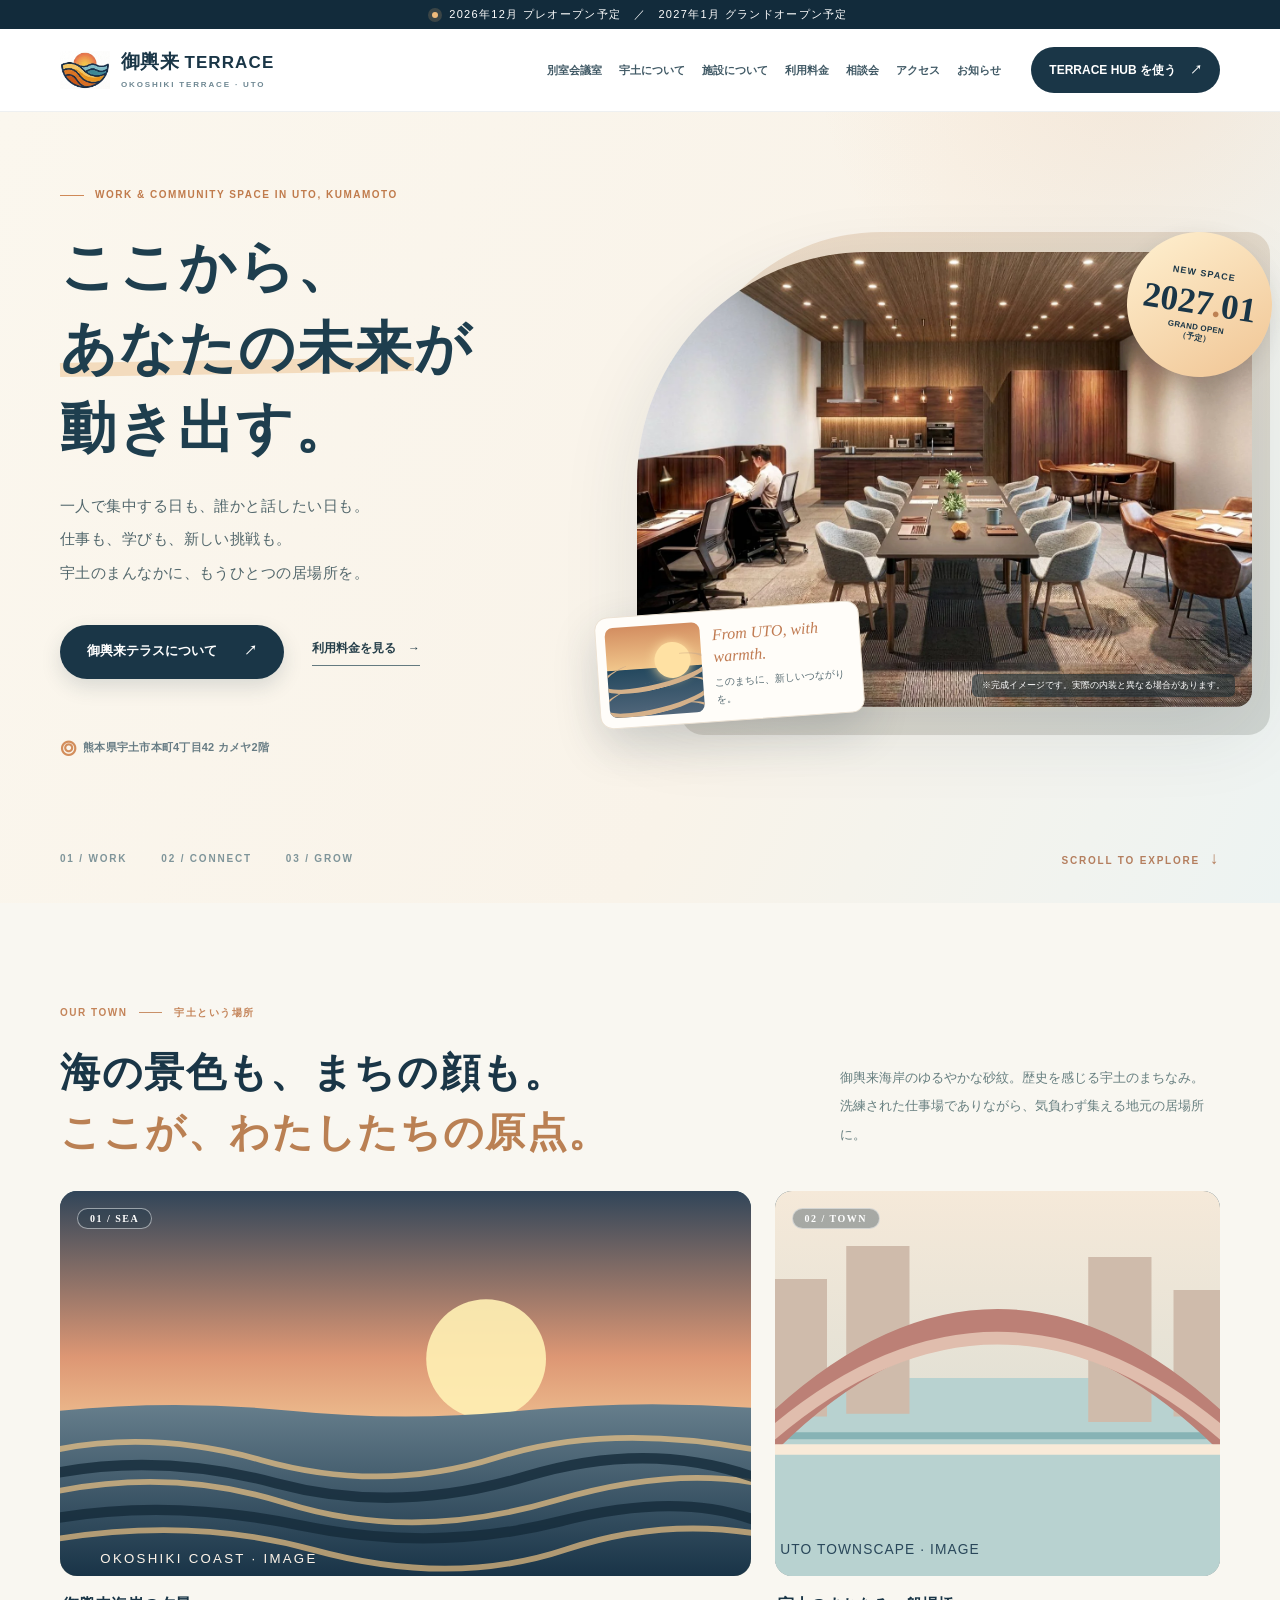
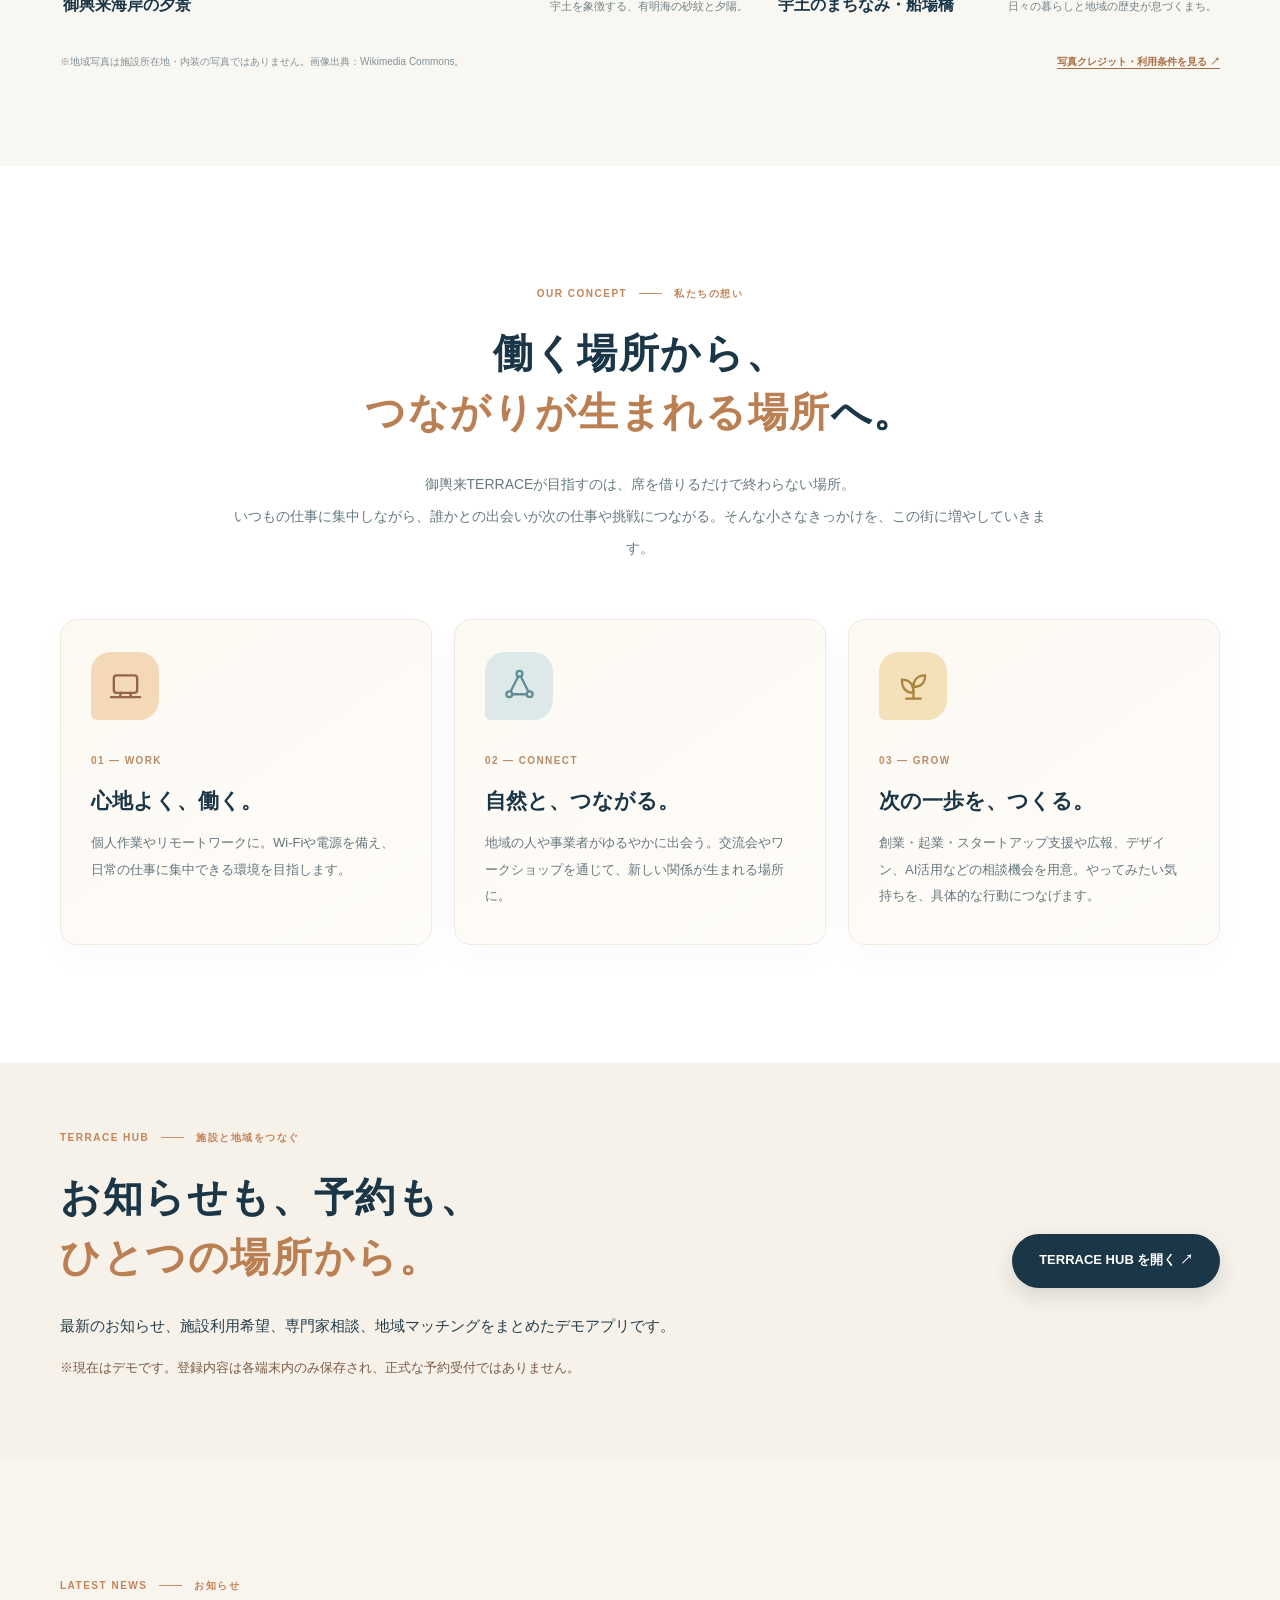
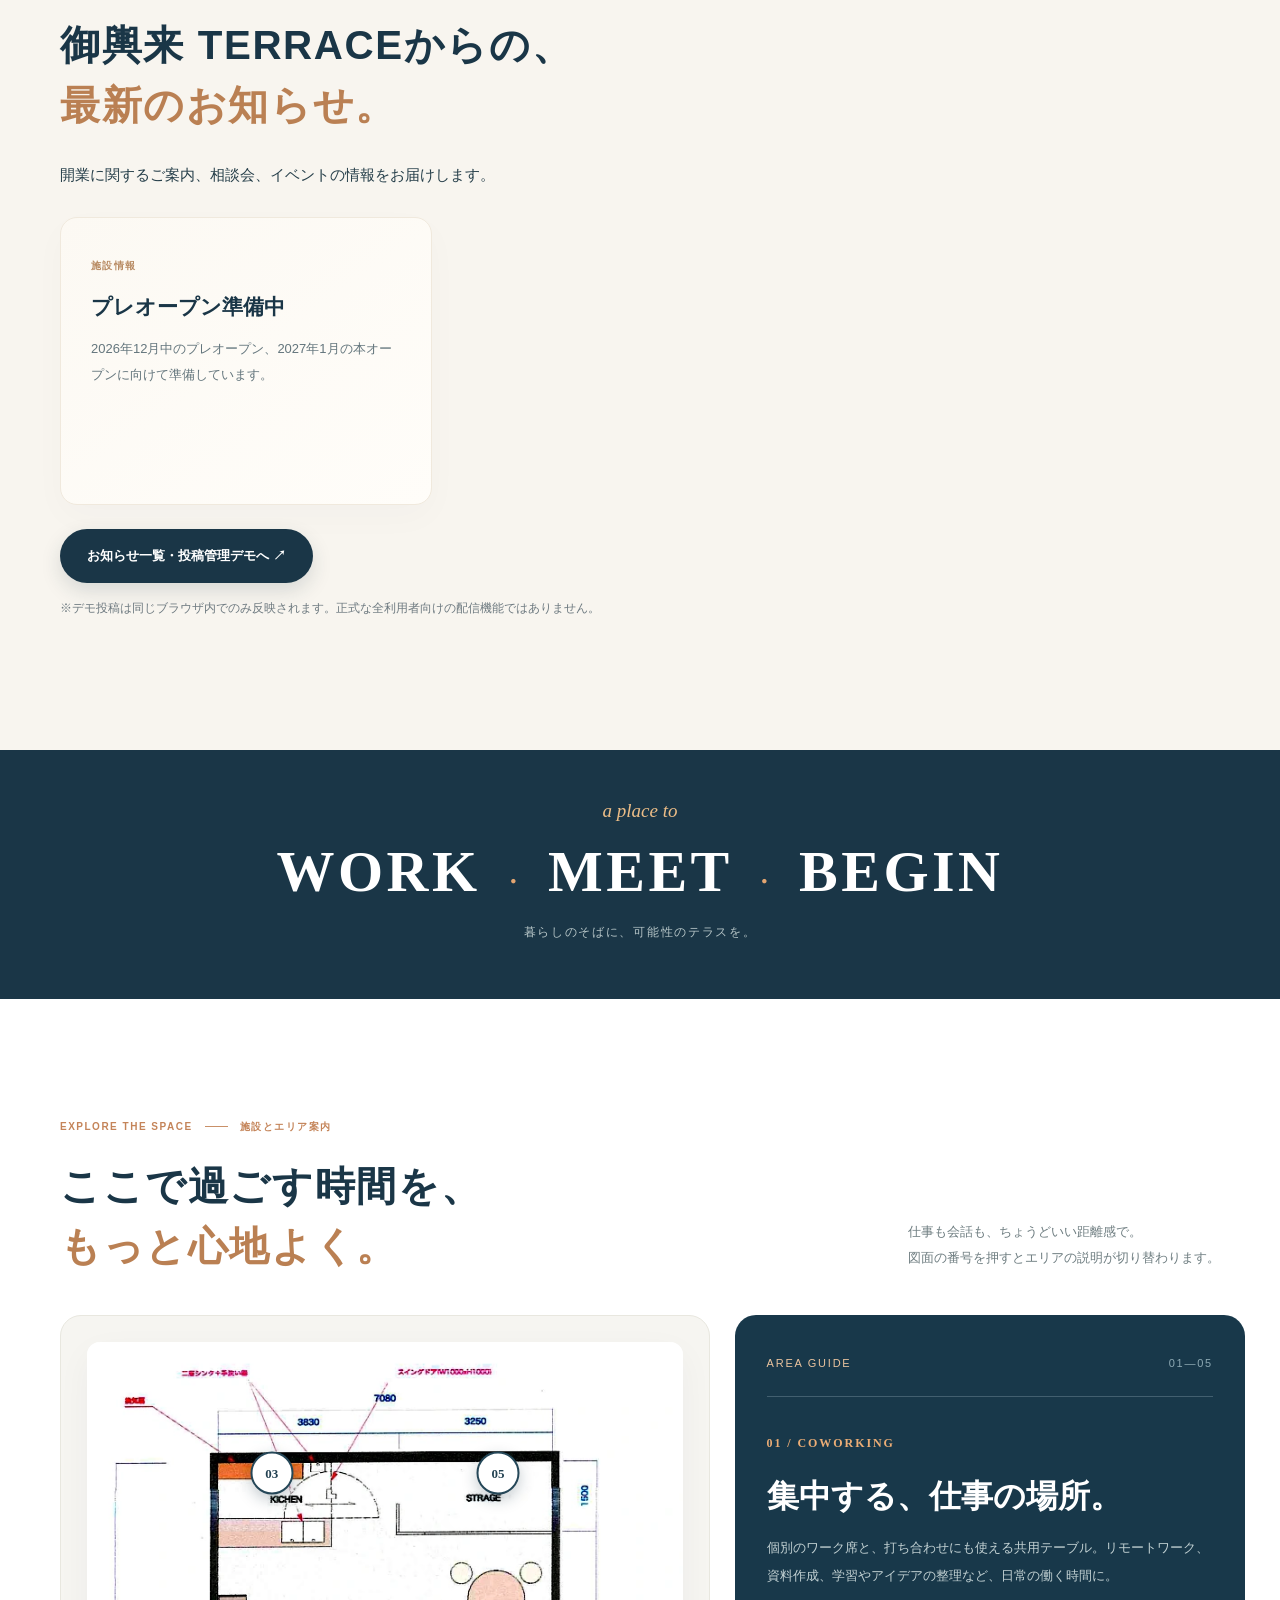
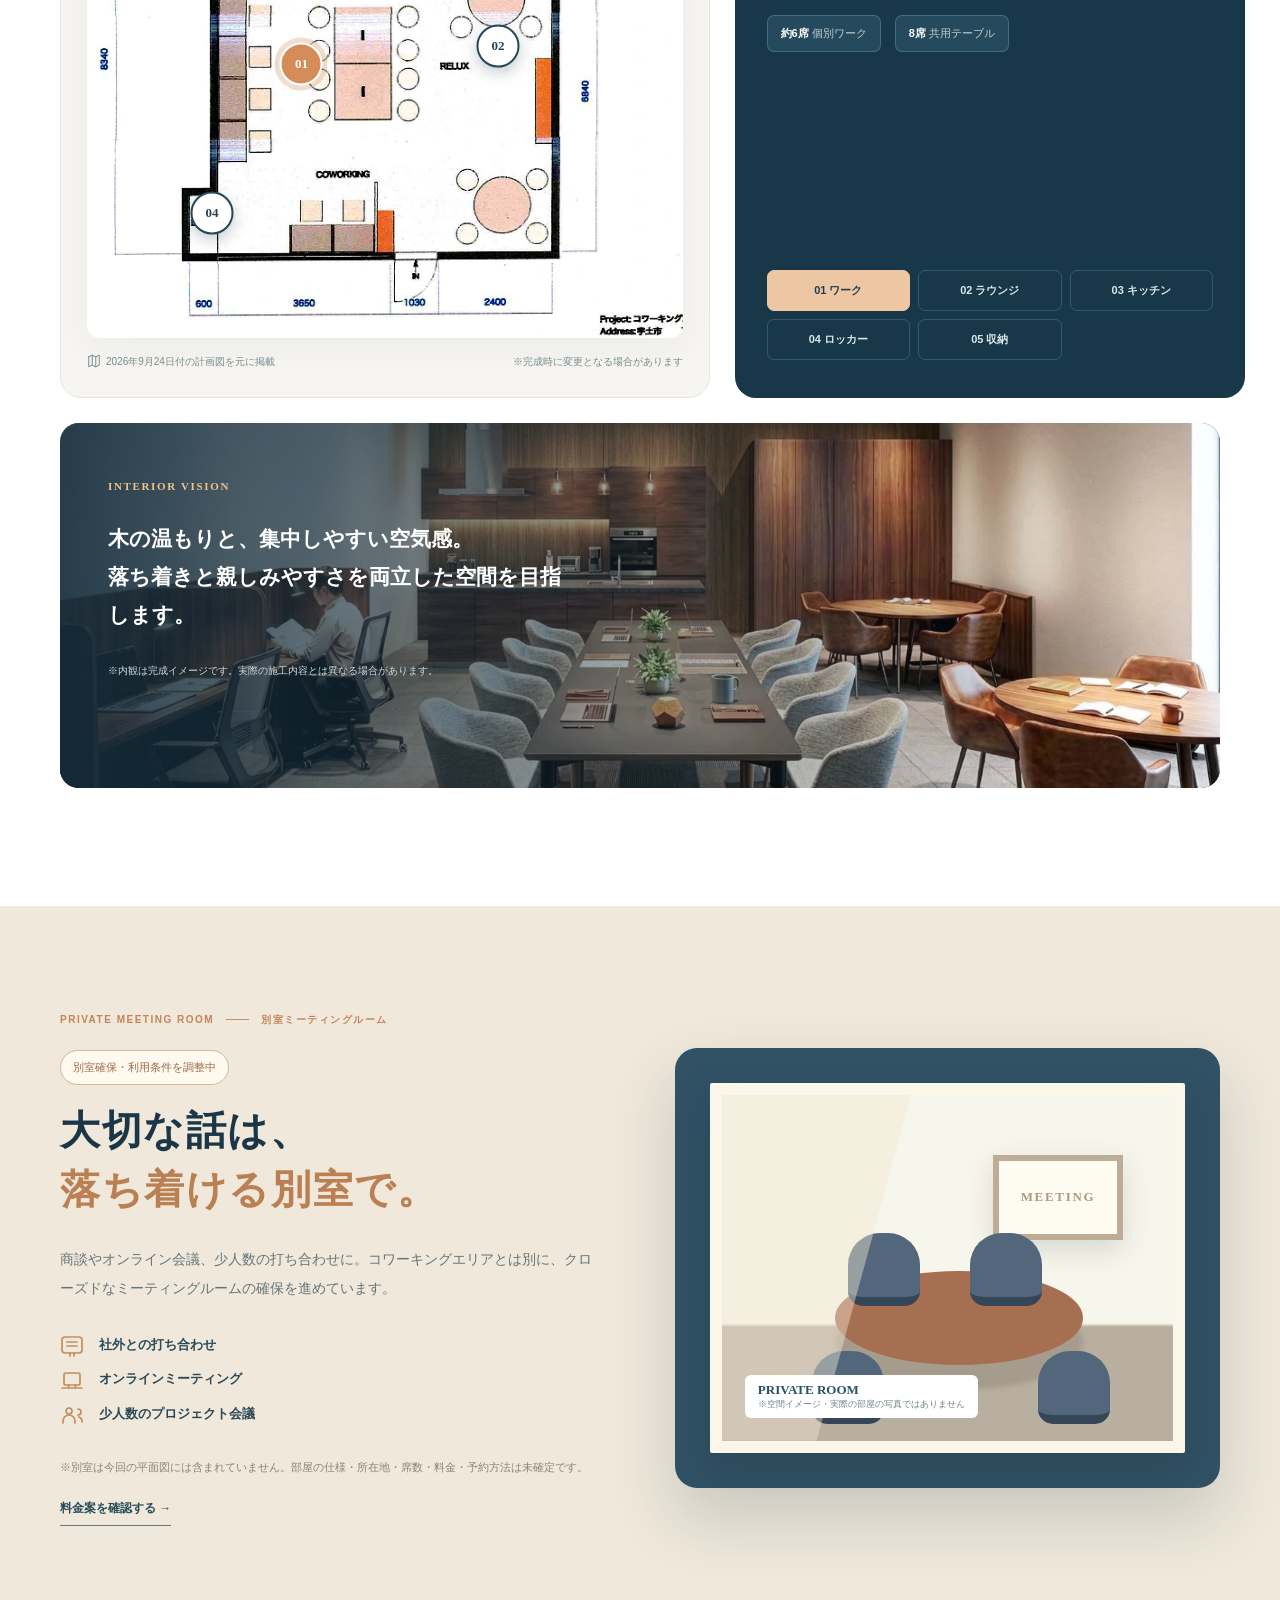
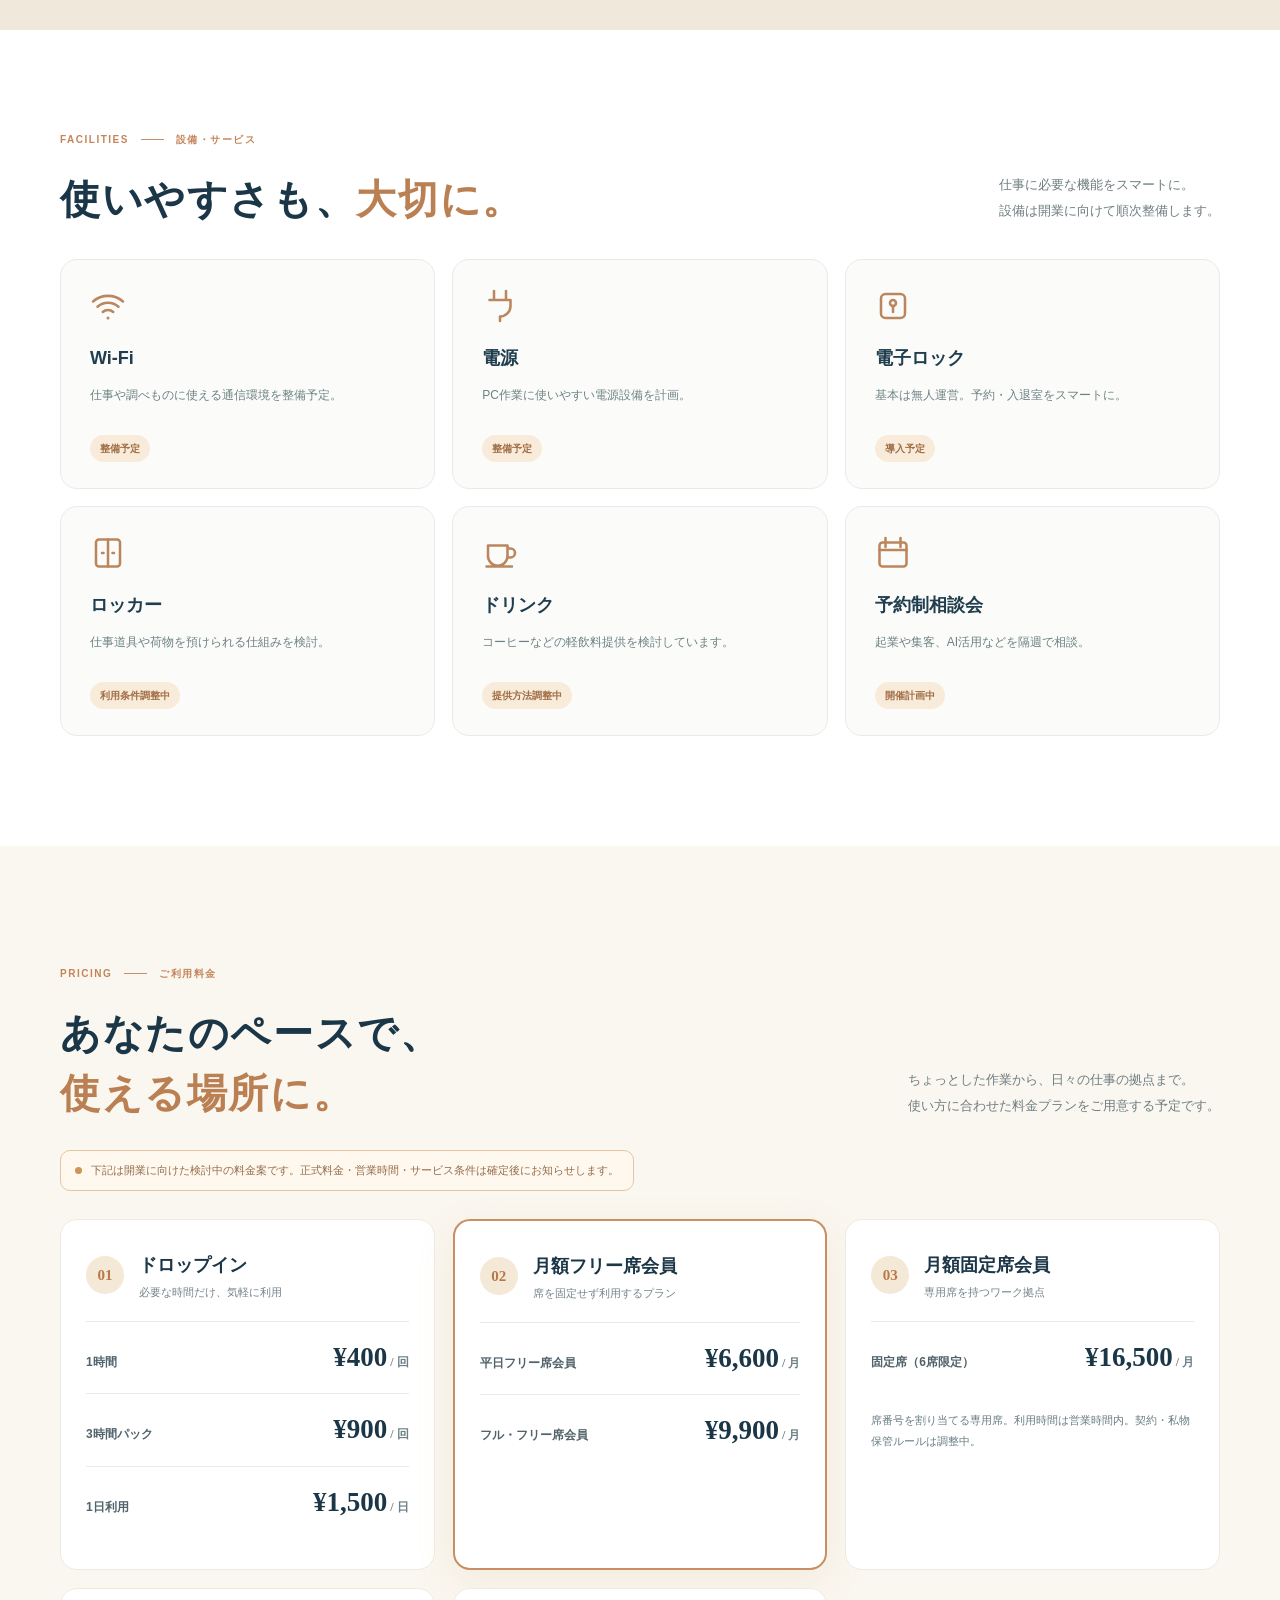
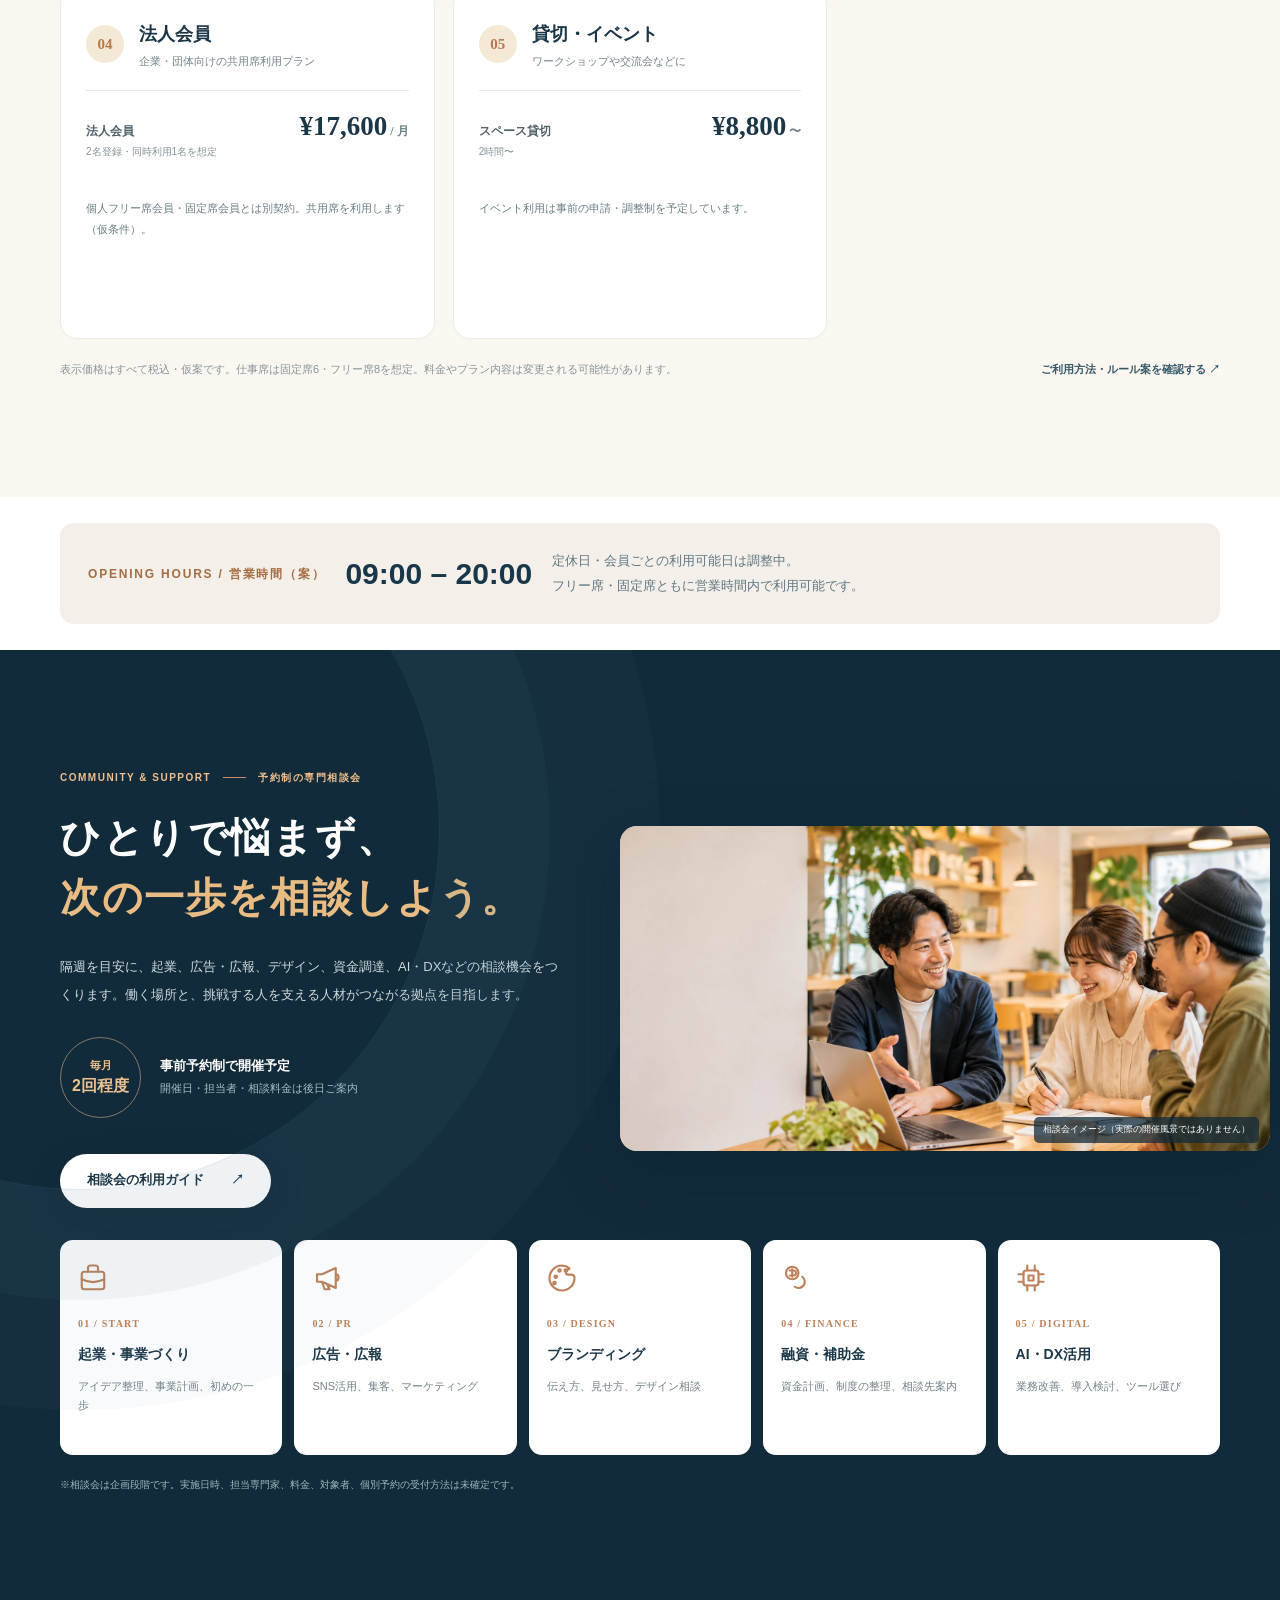
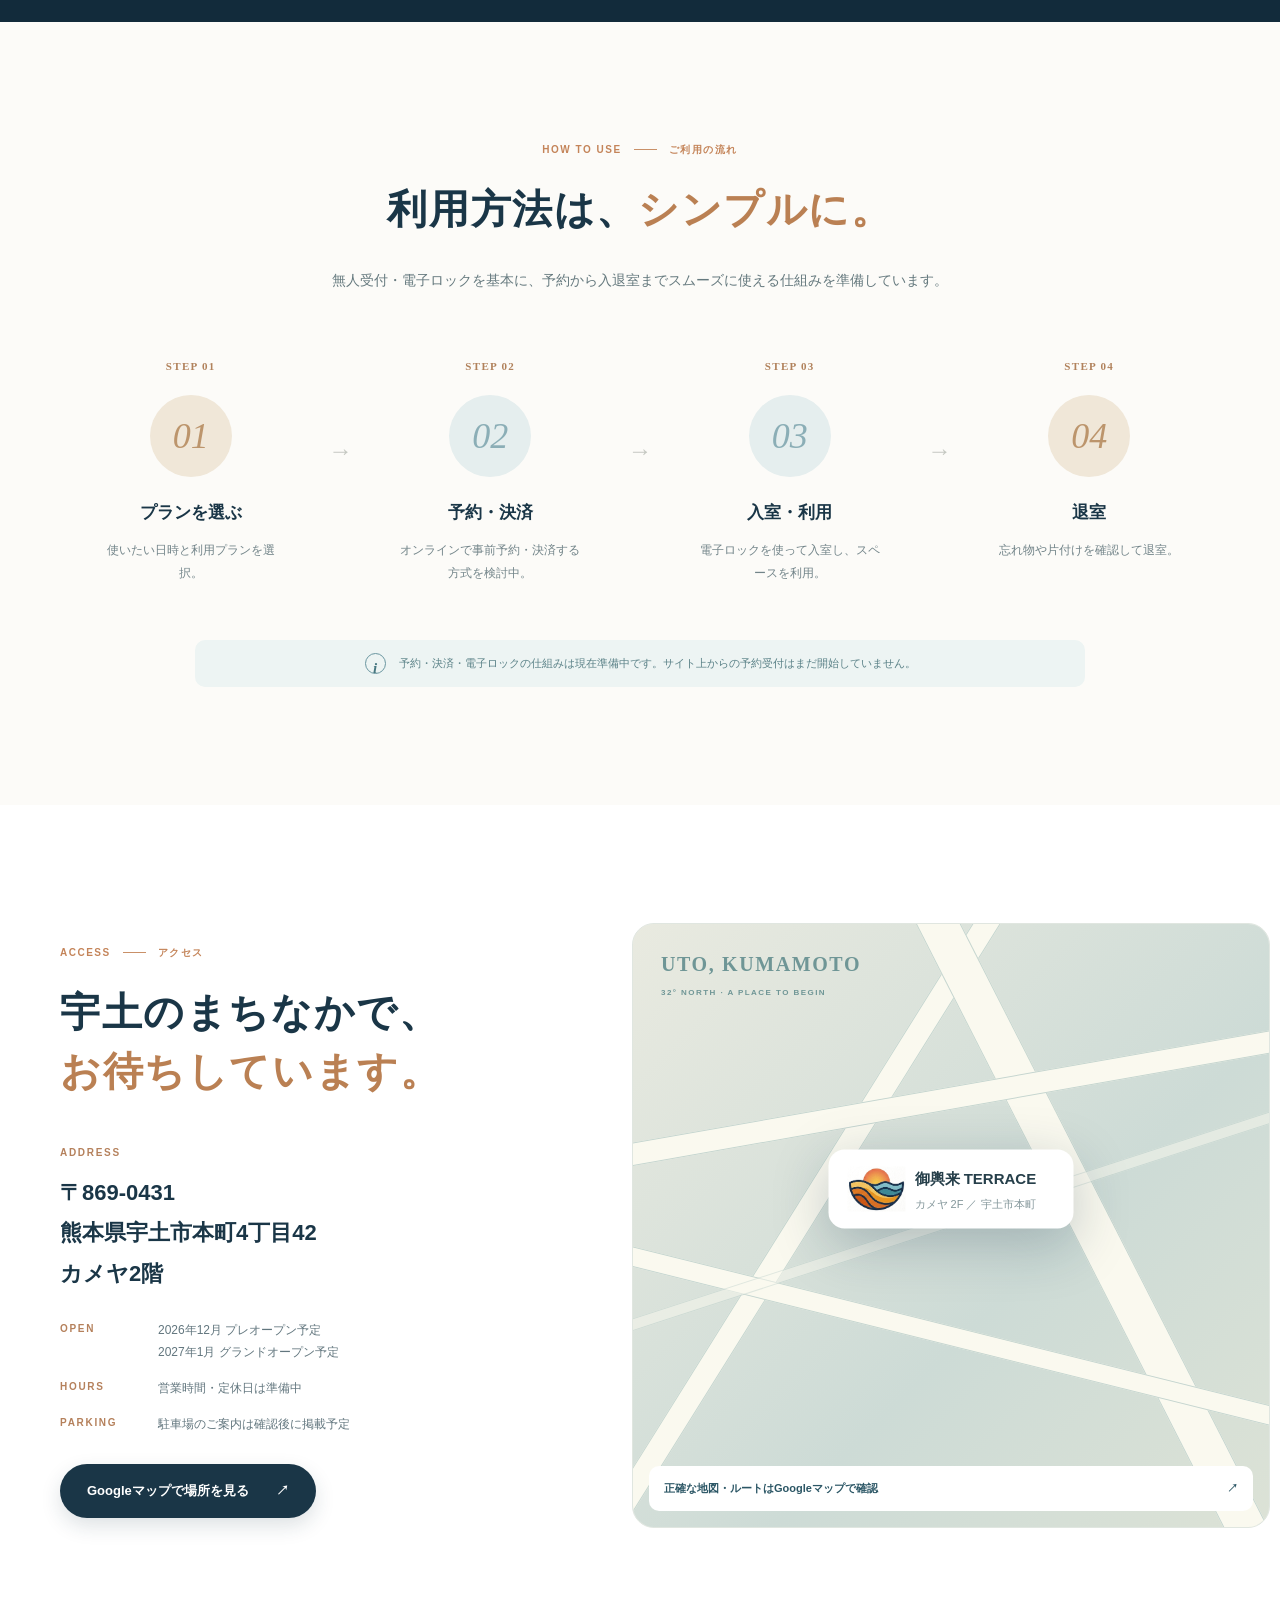
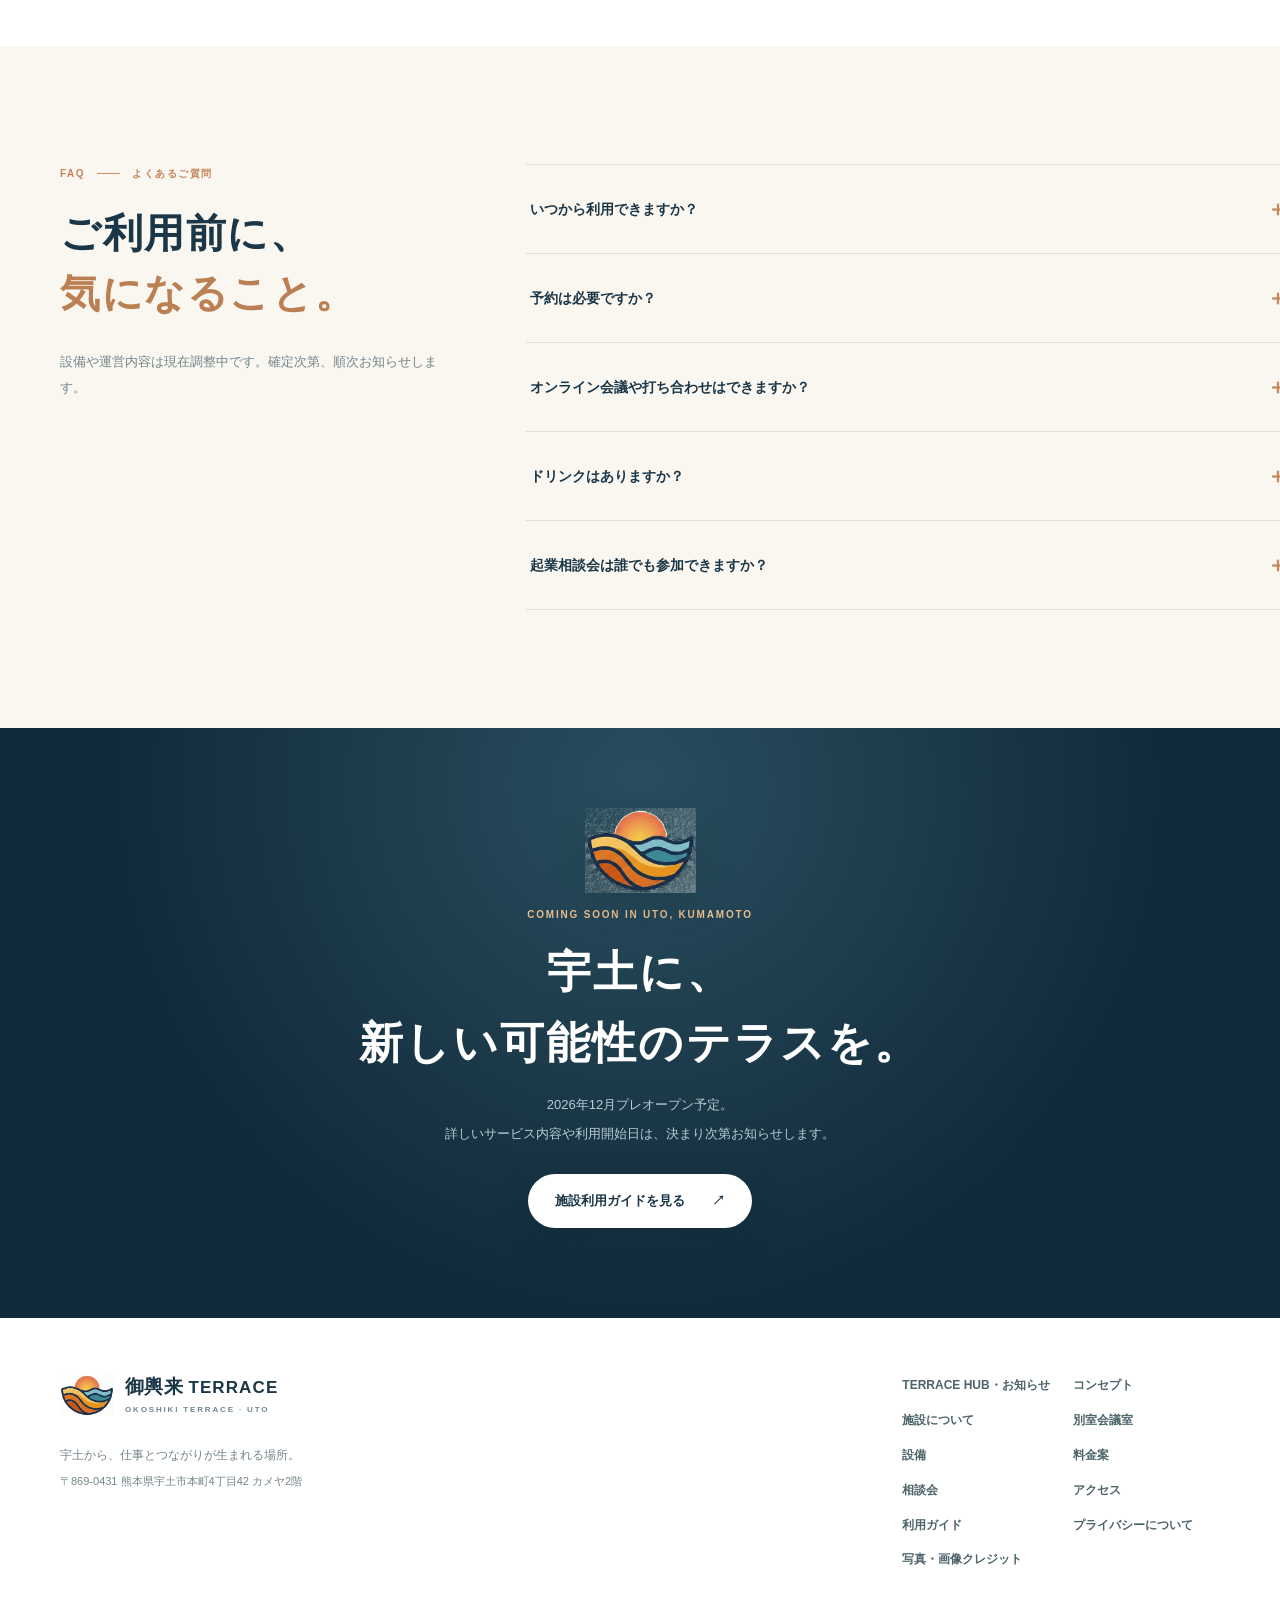
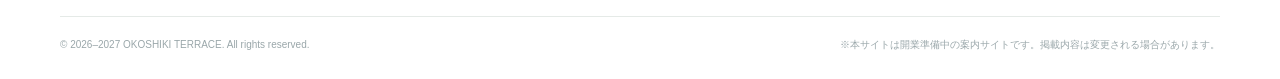
<file: index.html>
<!DOCTYPE html>

<html lang="ja">
<head>
<meta charset="utf-8"/>
<meta content="width=device-width, initial-scale=1" name="viewport"/>
<meta content="#19374a" name="theme-color"/>
<meta content="御輿来 TERRACE（OKOSHIKI TERRACE）は、熊本県宇土市本町に2027年1月オープン予定のコワーキング＆コミュニティスペース。仕事、交流、学び、事業相談の新しい拠点。" name="description"/>
<meta content="御輿来 TERRACE | 宇土から、仕事とつながりが生まれる場所" property="og:title"/>
<meta content="熊本県宇土市本町に誕生予定。働く・集まる・相談する、まちの新しい居場所。2026年12月プレオープン予定。" property="og:description"/>
<meta content="website" property="og:type"/>
<meta content="assets/interior-vision.webp" property="og:image"/>
<title>御輿来 TERRACE（OKOSHIKI TERRACE）｜熊本県宇土市のコワーキング＆コミュニティスペース</title>
<link href="assets/favicon.png" rel="icon" type="image/png"/>
<link href="css/style.css" rel="stylesheet"/>
<script defer="" src="js/main.js"></script>
</head>
<body>
<a class="skip-link" href="#main">本文へスキップ</a>
<div class="announcement"><span class="announcement-dot"></span><span>2026年12月 プレオープン予定　<span aria-hidden="true">／</span>　2027年1月 グランドオープン予定</span></div>
<header class="site-header" id="top">
<div class="wrap header-inner">
<a aria-label="御輿来テラス ホーム" class="brand" href="index.html">
<img alt="" class="brand-symbol" height="39" src="assets/okoshiki-mark.png" width="50"/>
<span class="brand-copy"><span class="brand-ja">御輿来 <b>TERRACE</b></span><span class="brand-en">OKOSHIKI TERRACE · UTO</span></span>
</a>
<nav aria-label="メインナビゲーション" class="desktop-nav">
<a href="#meeting">別室会議室</a><a href="#local">宇土について</a><a href="#space">施設について</a><a href="#pricing">利用料金</a><a href="#consultation">相談会</a><a href="#access">アクセス</a><a href="#news">お知らせ</a>
</nav>
<a class="header-cta" href="https://jbyk-ctrl.github.io/okoshiki-terrace-hub/app.html">TERRACE HUB を使う <span aria-hidden="true">↗</span></a>
<button aria-controls="mobileNav" aria-expanded="false" aria-label="メニューを開く" class="menu-toggle" id="menuToggle" type="button"><span></span><span></span><span></span></button>
</div>
<nav aria-label="モバイルメニュー" class="mobile-nav" hidden="" id="mobileNav">
<a href="#meeting">別室会議室</a><a href="#local">宇土について</a><a href="#space">施設について</a><a href="#pricing">利用料金</a><a href="#consultation">相談会</a><a href="#access">アクセス</a><a href="https://jbyk-ctrl.github.io/okoshiki-terrace-hub/app.html">TERRACE HUB</a><a href="guide.html">ご利用ガイド</a>
</nav>
</header>
<main id="main">
<section aria-labelledby="hero-title" class="hero">
<div aria-hidden="true" class="hero-glow"></div>
<div class="wrap hero-grid">
<div class="hero-copy">
<div class="eyebrow"><span class="tiny-line"></span> WORK &amp; COMMUNITY SPACE IN UTO, KUMAMOTO</div>
<h1 id="hero-title">ここから、<br/><span class="hero-emphasis">あなたの未来</span>が<br/>動き出す。</h1>
<p class="hero-lead">一人で集中する日も、誰かと話したい日も。<br/>仕事も、学びも、新しい挑戦も。<br/>宇土のまんなかに、もうひとつの居場所を。</p>
<div class="hero-actions"><a class="btn btn-dark" href="#concept">御輿来テラスについて <span aria-hidden="true">↗</span></a><a class="text-link" href="#pricing">利用料金を見る <span aria-hidden="true">→</span></a></div>
<div class="hero-location"><span aria-hidden="true" class="pin-ring">⌾</span><span>熊本県宇土市本町4丁目42 カメヤ2階</span></div>
</div>
<div class="hero-visual">
<div aria-hidden="true" class="hero-visual-back"></div>
<img alt="御輿来TERRACEのコワーキング空間完成イメージ。木目の内装、個別席、共用テーブル、交流用テーブル。" class="hero-image" height="1048" src="assets/interior-vision.webp" width="1563"/>
<div class="hero-image-note">※完成イメージです。実際の内装と異なる場合があります。</div>
<div class="hero-stamp"><span>NEW SPACE</span><b>2027<span>.</span>01</b><small>GRAND OPEN <br/>（予定）</small></div>
<a aria-label="御輿来海岸と宇土の地域写真を見る" class="hero-coast-postcard" href="#local"><span aria-hidden="true" class="mini-coast-art"><span class="mini-sun"></span><span class="mini-tide tide-1"></span><span class="mini-tide tide-2"></span><span class="mini-tide tide-3"></span></span><span class="mini-coast-text"><b>From UTO, with warmth.</b><small>このまちに、新しいつながりを。</small></span></a></div>
</div>
<div class="hero-bottom wrap"><span>01 / WORK</span><span>02 / CONNECT</span><span>03 / GROW</span><span class="scroll-note">SCROLL TO EXPLORE <span aria-hidden="true">↓</span></span></div>
</section>
<section aria-labelledby="local-heading" class="local-section" id="local">
<div class="wrap local-top"><div><div class="section-kicker">OUR TOWN <span></span> 宇土という場所</div><h2 class="section-title" id="local-heading">海の景色も、まちの顔も。<br/><em>ここが、わたしたちの原点。</em></h2></div><p>御輿来海岸のゆるやかな砂紋。歴史を感じる宇土のまちなみ。<br/>洗練された仕事場でありながら、気負わず集える地元の居場所に。</p></div>
<div class="wrap local-photogrid">
<figure class="local-photo local-photo-coast"><div class="local-photo-frame"><img alt="御輿来海岸の干潟に重なる夕陽と砂紋" loading="lazy" onerror="this.onerror=null;this.src='assets/coast-fallback.svg';this.alt='御輿来海岸をモチーフにしたイラスト（写真を取得できませんでした）'" src="https://upload.wikimedia.org/wikipedia/commons/3/32/%E5%BE%A1%E8%BC%BF%E6%9D%A5%E6%B5%B7%E5%B2%B8%E5%B1%95%E6%9C%9B%E6%89%8020210924-IMG_6985.jpg"/><span class="photo-index">01 / SEA</span></div><figcaption><b>御輿来海岸の夕景</b><span>宇土を象徴する、有明海の砂紋と夕陽。</span></figcaption></figure>
<figure class="local-photo local-photo-town"><div class="local-photo-frame"><img alt="宇土市内の船場橋とまちの風景" loading="lazy" onerror="this.onerror=null;this.src='assets/town-fallback.svg';this.alt='宇土のまちをモチーフにしたイラスト（写真を取得できませんでした）'" src="https://thumb.wikimedia.org/wikipedia/commons/thumb/4/49/Senba_Bridge_Uto_ac_%281%29.jpg/960px-Senba_Bridge_Uto_ac_%281%29.jpg"/><span class="photo-index">02 / TOWN</span></div><figcaption><b>宇土のまちなみ・船場橋</b><span>日々の暮らしと地域の歴史が息づくまち。</span></figcaption></figure>
</div><div class="wrap local-credit"><span>※地域写真は施設所在地・内装の写真ではありません。画像出典：Wikimedia Commons。</span><a href="credits.html">写真クレジット・利用条件を見る ↗</a></div>
</section><section class="section concept-section" id="concept">
<div class="wrap">
<div class="section-intro centered"><div class="section-kicker">OUR CONCEPT <span></span> 私たちの想い</div><h2 class="section-title">働く場所から、<br/><em>つながりが生まれる場所</em>へ。</h2><p>御輿来TERRACEが目指すのは、席を借りるだけで終わらない場所。<br/>いつもの仕事に集中しながら、誰かとの出会いが次の仕事や挑戦につながる。そんな小さなきっかけを、この街に増やしていきます。</p></div>
<div class="value-grid">
<article class="value-card"><div class="value-icon"><svg aria-hidden="true" class="ui-icon" fill="none" stroke="currentColor" stroke-linecap="round" stroke-linejoin="round" stroke-width="1.7" viewbox="0 0 24 24"><rect height="12" rx="2" width="16" x="4" y="5"></rect><path d="M2 20h20M9 17l-1 3m7-3 1 3"></path></svg></div><span class="value-num">01 — WORK</span><h3>心地よく、働く。</h3><p>個人作業やリモートワークに。Wi-Fiや電源を備え、日常の仕事に集中できる環境を目指します。</p></article>
<article class="value-card"><div class="value-icon cool"><svg aria-hidden="true" class="ui-icon" fill="none" stroke="currentColor" stroke-linecap="round" stroke-linejoin="round" stroke-width="1.7" viewbox="0 0 24 24"><circle cx="12" cy="4" r="2"></circle><circle cx="5" cy="18" r="2"></circle><circle cx="19" cy="18" r="2"></circle><path d="m11 6-5 10m7-10 5 10M7 18h10"></path></svg></div><span class="value-num">02 — CONNECT</span><h3>自然と、つながる。</h3><p>地域の人や事業者がゆるやかに出会う。交流会やワークショップを通じて、新しい関係が生まれる場所に。</p></article>
<article class="value-card"><div class="value-icon sunny"><svg aria-hidden="true" class="ui-icon" fill="none" stroke="currentColor" stroke-linecap="round" stroke-linejoin="round" stroke-width="1.7" viewbox="0 0 24 24"><path d="M12 21V11m0 6C6 17 4 13 4 8c5 0 8 3 8 9Zm0-4c0-5 3-8 8-8 0 5-2 8-8 8Z"></path><path d="M7 21h10"></path></svg></div><span class="value-num">03 — GROW</span><h3>次の一歩を、つくる。</h3><p>創業・起業・スタートアップ支援や広報、デザイン、AI活用などの相談機会を用意。やってみたい気持ちを、具体的な行動につなげます。</p></article>
</div>
</div>
</section>
<section class="section hub-link-section" id="hub" style="background:#f6f1e9;padding:65px 0"><div class="wrap" style="display:flex;gap:24px;align-items:center;justify-content:space-between;flex-wrap:wrap"><div><div class="section-kicker">TERRACE HUB <span></span> 施設と地域をつなぐ</div><h2 class="section-title">お知らせも、予約も、<br><em>ひとつの場所から。</em></h2><p>最新のお知らせ、施設利用希望、専門家相談、地域マッチングをまとめたデモアプリです。</p><p style="font-size:13px;color:#785d46">※現在はデモです。登録内容は各端末内のみ保存され、正式な予約受付ではありません。</p></div><a class="btn btn-dark" href="https://jbyk-ctrl.github.io/okoshiki-terrace-hub/app.html">TERRACE HUB を開く ↗</a></div></section><section class="section" id="news" style="background:#f8f5ef"><div class="wrap"><div class="section-kicker">LATEST NEWS <span></span> お知らせ</div><h2 class="section-title">御輿来 TERRACEからの、<br><em>最新のお知らせ。</em></h2><p>開業に関するご案内、相談会、イベントの情報をお届けします。</p><div id="terraceLatestNews" class="value-grid" style="margin-top:28px"><article class="value-card"><span class="value-num">施設情報</span><h3>プレオープン準備中</h3><p>2026年12月中のプレオープン、2027年1月の本オープンに向けて準備しています。</p></article></div><div style="margin-top:24px"><a class="btn btn-dark" href="app.html">お知らせ一覧・投稿管理デモへ ↗</a></div><p style="font-size:12px;color:#6e7a80;margin-top:14px">※デモ投稿は同じブラウザ内でのみ反映されます。正式な全利用者向けの配信機能ではありません。</p></div></section><section class="statement-band"><div class="wrap statement-content"><span class="statement-a">a place to</span><strong>WORK <span>・</span> MEET <span>・</span> BEGIN</strong><span class="statement-sub">暮らしのそばに、可能性のテラスを。</span></div></section>
<section aria-labelledby="space-heading" class="section space-section" id="space"><div class="wrap"><div class="section-heading-row room-title-block"><div><div class="section-kicker">EXPLORE THE SPACE <span></span> 施設とエリア案内</div><h2 class="section-title" id="space-heading">ここで過ごす時間を、<br/><em>もっと心地よく。</em></h2></div><p class="section-side-copy">仕事も会話も、ちょうどいい距離感で。<br/>図面の番号を押すとエリアの説明が切り替わります。</p></div>
<div class="room-showcase"><div class="room-plan"><div class="room-plan-image"><img alt="施設の最新計画平面図。左に個別席、中央に共用テーブル、右に交流席、奥にキッチンと収納、入口付近にロッカーを設ける計画。" height="660" loading="lazy" src="assets/floorplan-2026-sept.webp" width="660"/>
<button aria-label="コワーキングエリアについて" aria-pressed="true" class="plan-pin active" data-area="work" style="--pin-x:36%;--pin-y:54%" type="button">01</button>
<button aria-label="交流ラウンジについて" aria-pressed="false" class="plan-pin" data-area="lounge" style="--pin-x:69%;--pin-y:51%" type="button">02</button>
<button aria-label="キッチンについて" aria-pressed="false" class="plan-pin" data-area="kitchen" style="--pin-x:31%;--pin-y:22%" type="button">03</button>
<button aria-label="ロッカーについて" aria-pressed="false" class="plan-pin" data-area="locker" style="--pin-x:21%;--pin-y:79%" type="button">04</button>
<button aria-label="ストレージについて" aria-pressed="false" class="plan-pin" data-area="storage" style="--pin-x:69%;--pin-y:22%" type="button">05</button>
</div><div class="plan-caption"><span><svg aria-hidden="true" class="ui-icon" fill="none" stroke="currentColor" stroke-linecap="round" stroke-linejoin="round" stroke-width="1.7" viewbox="0 0 24 24"><path d="M3 5 9 2l6 3 6-3v17l-6 3-6-3-6 3V5Zm6-3v17m6-14v17"></path></svg> 2026年9月24日付の計画図を元に掲載</span><span>※完成時に変更となる場合があります</span></div></div>
<div class="room-descriptions"><div class="room-eyebrow">AREA GUIDE <span>01—05</span></div>
<article class="area-detail active" data-detail="work"><span class="area-index">01 / COWORKING</span><h3>集中する、仕事の場所。</h3><p>個別のワーク席と、打ち合わせにも使える共用テーブル。リモートワーク、資料作成、学習やアイデアの整理など、日常の働く時間に。</p><div class="area-metrics"><span><b>約6席</b> 個別ワーク</span><span><b>8席</b> 共用テーブル</span></div></article>
<article class="area-detail" data-detail="lounge" hidden=""><span class="area-index">02 / RELAX &amp; CONNECT</span><h3>気軽に話せる、交流の場所。</h3><p>4人掛けテーブル2卓を想定。気分転換やちょっとした相談、地域の人との出会いなど、自然と会話が生まれる場に。</p><div class="area-metrics"><span><b>約8席</b> ラウンジ</span></div></article>
<article class="area-detail" data-detail="kitchen" hidden=""><span class="area-index">03 / KITCHEN</span><h3>ほっとひと息、ひらめきの時間。</h3><p>作業の合間の休憩や会話のきっかけに。コーヒーなどの飲料提供は検討中で、メニューや提供方法は準備ができ次第お知らせします。</p><div class="area-metrics"><span><b>検討中</b> ドリンクサービス</span></div></article>
<article class="area-detail" data-detail="locker" hidden=""><span class="area-index">04 / LOCKER</span><h3>身軽に立ち寄れる工夫。</h3><p>手荷物や仕事道具を管理できるロッカーを計画。利用可能人数、費用、貸出条件については今後ご案内します。</p><div class="area-metrics"><span><b>準備中</b> ロッカー利用</span></div></article>
<article class="area-detail" data-detail="storage" hidden=""><span class="area-index">05 / STORAGE</span><h3>空間を気持ちよく保つ裏側。</h3><p>備品やイベント用品などを整理する運営用収納。室内の雰囲気を保ち、用途に合わせた柔軟な利用を支えます。</p><div class="area-metrics"><span><b>管理用</b> ストレージ</span></div></article>
<div aria-label="説明を見るエリアを選択" class="area-selector" role="group"><button class="area-select active" data-area="work" type="button">01 ワーク</button><button class="area-select" data-area="lounge" type="button">02 ラウンジ</button><button class="area-select" data-area="kitchen" type="button">03 キッチン</button><button class="area-select" data-area="locker" type="button">04 ロッカー</button><button class="area-select" data-area="storage" type="button">05 収納</button></div></div></div>
<div class="interior-photo-band"><img alt="木目を基調としたコワーキングスペースの完成イメージ" loading="lazy" src="assets/interior-vision.webp"/><div><span>INTERIOR VISION</span><p>木の温もりと、集中しやすい空気感。<br/>落ち着きと親しみやすさを両立した空間を目指します。</p><small>※内観は完成イメージです。実際の施工内容とは異なる場合があります。</small></div></div>
</div></section>
<section class="meeting-section" id="meeting"><div class="wrap meeting-grid"><div class="meeting-copy"><div class="section-kicker">PRIVATE MEETING ROOM <span></span> 別室ミーティングルーム</div><span class="meeting-status">別室確保・利用条件を調整中</span><h2 class="section-title">大切な話は、<br/><em>落ち着ける別室で。</em></h2><p>商談やオンライン会議、少人数の打ち合わせに。コワーキングエリアとは別に、クローズドなミーティングルームの確保を進めています。</p><div class="meeting-points"><div><svg aria-hidden="true" class="ui-icon" fill="none" stroke="currentColor" stroke-linecap="round" stroke-linejoin="round" stroke-width="1.7" viewbox="0 0 24 24"><rect height="16" rx="3" width="20" x="2" y="4"></rect><path d="M7 9h10M7 13h10M10 20v3m4-3v3"></path></svg><span>社外との打ち合わせ</span></div><div><svg aria-hidden="true" class="ui-icon" fill="none" stroke="currentColor" stroke-linecap="round" stroke-linejoin="round" stroke-width="1.7" viewbox="0 0 24 24"><rect height="12" rx="2" width="16" x="4" y="5"></rect><path d="M2 20h20M9 17l-1 3m7-3 1 3"></path></svg><span>オンラインミーティング</span></div><div><svg aria-hidden="true" class="ui-icon" fill="none" stroke="currentColor" stroke-linecap="round" stroke-linejoin="round" stroke-width="1.7" viewbox="0 0 24 24"><circle cx="9" cy="8" r="3"></circle><path d="M3 20v-2a6 6 0 0 1 12 0v2M18 6a3 3 0 0 1 0 6m1 2a5 5 0 0 1 3 5"></path></svg><span>少人数のプロジェクト会議</span></div></div><p class="muted-note">※別室は今回の平面図には含まれていません。部屋の仕様・所在地・席数・料金・予約方法は未確定です。</p><a class="text-link dark-link" href="#pricing">料金案を確認する →</a></div>
<div class="meeting-visual"><div class="meeting-window"><div class="window-light"></div><div class="meeting-drawing"><div class="draw-board">MEETING</div><div class="draw-table"></div><div class="draw-chair c1"></div><div class="draw-chair c2"></div><div class="draw-chair c3"></div><div class="draw-chair c4"></div></div><span class="visual-label">PRIVATE ROOM <small>※空間イメージ・実際の部屋の写真ではありません</small></span></div></div></div></section><section class="amenity-section" id="amenities"><div class="wrap"><div class="section-heading-row amenities-head"><div><div class="section-kicker">FACILITIES <span></span> 設備・サービス</div><h2 class="section-title">使いやすさも、<em>大切に。</em></h2></div><p class="section-side-copy">仕事に必要な機能をスマートに。<br/>設備は開業に向けて順次整備します。</p></div><div class="amenity-grid">
<div class="amenity-card"><svg aria-hidden="true" class="ui-icon" fill="none" stroke="currentColor" stroke-linecap="round" stroke-linejoin="round" stroke-width="1.7" viewbox="0 0 24 24"><path d="M2 9c5.7-5 14.3-5 20 0M5 12.5c4-3.6 10-3.6 14 0M8.5 16c2-1.8 5-1.8 7 0"></path><circle cx="12" cy="20" fill="currentColor" r="1" stroke="none"></circle></svg><h3>Wi-Fi</h3><p>仕事や調べものに使える通信環境を整備予定。</p><span>整備予定</span></div>
<div class="amenity-card"><svg aria-hidden="true" class="ui-icon" fill="none" stroke="currentColor" stroke-linecap="round" stroke-linejoin="round" stroke-width="1.7" viewbox="0 0 24 24"><path d="M8 2v6m8-6v6M5 8h14v4a7 7 0 0 1-7 7v3"></path></svg><h3>電源</h3><p>PC作業に使いやすい電源設備を計画。</p><span>整備予定</span></div>
<div class="amenity-card"><svg aria-hidden="true" class="ui-icon" fill="none" stroke="currentColor" stroke-linecap="round" stroke-linejoin="round" stroke-width="1.7" viewbox="0 0 24 24"><rect height="16" rx="3" width="16" x="4" y="4"></rect><circle cx="12" cy="10" r="2"></circle><path d="M12 12v4"></path></svg><h3>電子ロック</h3><p>基本は無人運営。予約・入退室をスマートに。</p><span>導入予定</span></div>
<div class="amenity-card"><svg aria-hidden="true" class="ui-icon" fill="none" stroke="currentColor" stroke-linecap="round" stroke-linejoin="round" stroke-width="1.7" viewbox="0 0 24 24"><rect height="18" rx="2" width="16" x="4" y="3"></rect><path d="M12 3v18M8 12h1m6 0h1"></path></svg><h3>ロッカー</h3><p>仕事道具や荷物を預けられる仕組みを検討。</p><span>利用条件調整中</span></div>
<div class="amenity-card"><svg aria-hidden="true" class="ui-icon" fill="none" stroke="currentColor" stroke-linecap="round" stroke-linejoin="round" stroke-width="1.7" viewbox="0 0 24 24"><path d="M4 7h13v7a6.5 6.5 0 0 1-13 0V7Zm13 2h2a3 3 0 0 1 0 6h-2M3 21h17"></path></svg><h3>ドリンク</h3><p>コーヒーなどの軽飲料提供を検討しています。</p><span>提供方法調整中</span></div>
<div class="amenity-card"><svg aria-hidden="true" class="ui-icon" fill="none" stroke="currentColor" stroke-linecap="round" stroke-linejoin="round" stroke-width="1.7" viewbox="0 0 24 24"><rect height="16" rx="2" width="18" x="3" y="5"></rect><path d="M7 2v6m10-6v6M3 10h18"></path></svg><h3>予約制相談会</h3><p>起業や集客、AI活用などを隔週で相談。</p><span>開催計画中</span></div>
</div></div></section><section class="section pricing-section" id="pricing">
<div class="wrap"><div class="section-heading-row"><div><div class="section-kicker">PRICING <span></span> ご利用料金</div><h2 class="section-title">あなたのペースで、<br/><em>使える場所に。</em></h2></div><p class="section-side-copy">ちょっとした作業から、日々の仕事の拠点まで。<br/>使い方に合わせた料金プランをご用意する予定です。</p></div>
<div class="notice-pill"><span class="notice-dot"></span>下記は開業に向けた検討中の料金案です。正式料金・営業時間・サービス条件は確定後にお知らせします。</div>
<div class="pricing-groups">
<div class="pricing-group"><div class="group-title"><span class="group-icon">01</span><div><h3>ドロップイン</h3><p>必要な時間だけ、気軽に利用</p></div></div><div class="price-list"><div><span>1時間</span><strong>¥400<small> / 回</small></strong></div><div><span>3時間パック</span><strong>¥900<small> / 回</small></strong></div><div><span>1日利用</span><strong>¥1,500<small> / 日</small></strong></div></div></div>
<div class="pricing-group featured"><div class="group-title"><span class="group-icon">02</span><div><h3>月額フリー席会員</h3><p>席を固定せず利用するプラン</p></div></div><div class="price-list"><div><span>平日フリー席会員</span><strong>¥6,600<small> / 月</small></strong></div><div><span>フル・フリー席会員</span><strong>¥9,900<small> / 月</small></strong></div></div></div>
<div class="pricing-group"><div class="group-title"><span class="group-icon">03</span><div><h3>月額固定席会員</h3><p>専用席を持つワーク拠点</p></div></div><div class="price-list single"><div><span>固定席（6席限定）</span><strong>¥16,500<small> / 月</small></strong></div></div><p class="price-detail">席番号を割り当てる専用席。利用時間は営業時間内。契約・私物保管ルールは調整中。</p></div><div class="pricing-group"><div class="group-title"><span class="group-icon">04</span><div><h3>法人会員</h3><p>企業・団体向けの共用席利用プラン</p></div></div><div class="price-list single"><div><span>法人会員 <small>2名登録・同時利用1名を想定</small></span><strong>¥17,600<small> / 月</small></strong></div></div><p class="price-detail">個人フリー席会員・固定席会員とは別契約。共用席を利用します（仮条件）。</p></div><div class="pricing-group"><div class="group-title"><span class="group-icon">05</span><div><h3>貸切・イベント</h3><p>ワークショップや交流会などに</p></div></div><div class="price-list single"><div><span>スペース貸切 <small>2時間〜</small></span><strong>¥8,800<small> 〜</small></strong></div></div><p class="price-detail">イベント利用は事前の申請・調整制を予定しています。</p></div>
</div>
<div class="pricing-foot"><span>表示価格はすべて税込・仮案です。仕事席は固定席6・フリー席8を想定。料金やプラン内容は変更される可能性があります。</span><a class="link-with-arrow" href="guide.html">ご利用方法・ルール案を確認する <span aria-hidden="true">↗</span></a></div>
</div>
</section>
<div class="wrap" style="padding-top:26px;padding-bottom:26px"><div style="display:flex;align-items:center;gap:20px;flex-wrap:wrap;background:#f4f0e9;border-radius:14px;padding:22px 28px"><div style="font-size:12px;letter-spacing:.15em;color:#a56d43;font-weight:700">OPENING HOURS / 営業時間（案）</div><div style="font-size:30px;font-weight:800;color:#19374a">09:00 – 20:00</div><div style="color:#607783;font-size:13px">定休日・会員ごとの利用可能日は調整中。<br>フリー席・固定席ともに営業時間内で利用可能です。</div></div></div><section class="section consultation-section" id="consultation"><div class="wrap"><div class="consultation-top"><div><div class="section-kicker light">COMMUNITY &amp; SUPPORT <span></span> 予約制の専門相談会</div><h2 class="section-title light-title">ひとりで悩まず、<br/><em>次の一歩を相談しよう。</em></h2><p>隔週を目安に、起業、広告・広報、デザイン、資金調達、AI・DXなどの相談機会をつくります。働く場所と、挑戦する人を支える人材がつながる拠点を目指します。</p><div class="consultation-schedule"><span class="schedule-bubble">毎月<br/><b>2回程度</b></span><span>事前予約制で開催予定<br/><small>開催日・担当者・相談料金は後日ご案内</small></span></div><a class="btn btn-white" href="guide.html#consultation-guide">相談会の利用ガイド <span aria-hidden="true">↗</span></a></div><figure class="consultation-image"><img alt="専門家と地域事業者がテーブルで仕事や事業の相談をしているイメージ" loading="lazy" src="assets/consultation-illustration.webp"/><figcaption>相談会イメージ（実際の開催風景ではありません）</figcaption></figure></div>
<div class="topic-cards"><article class="topic-card"><svg aria-hidden="true" class="ui-icon" fill="none" stroke="currentColor" stroke-linecap="round" stroke-linejoin="round" stroke-width="1.7" viewbox="0 0 24 24"><rect height="14" rx="2" width="18" x="3" y="7"></rect><path d="M8 7V4a2 2 0 0 1 2-2h4a2 2 0 0 1 2 2v3M3 13c6 3 12 3 18 0"></path></svg><div><small>01 / START</small><h3>起業・事業づくり</h3><p>アイデア整理、事業計画、初めの一歩</p></div></article><article class="topic-card"><svg aria-hidden="true" class="ui-icon" fill="none" stroke="currentColor" stroke-linecap="round" stroke-linejoin="round" stroke-width="1.7" viewbox="0 0 24 24"><path d="M4 9h4l11-5v16L8 15H4V9Zm4 6 2 6h4l-2-4M19 9c3 0 3 5 0 5"></path></svg><div><small>02 / PR</small><h3>広告・広報</h3><p>SNS活用、集客、マーケティング</p></div></article><article class="topic-card"><svg aria-hidden="true" class="ui-icon" fill="none" stroke="currentColor" stroke-linecap="round" stroke-linejoin="round" stroke-width="1.7" viewbox="0 0 24 24"><path d="M12 2a10 10 0 1 0 10 10c0-2-1.2-2.7-3-2.7h-2a2 2 0 0 1-2-2c0-2 3-2 3-3A9.7 9.7 0 0 0 12 2Z"></path><circle cx="7" cy="11" r="1"></circle><circle cx="10" cy="6" r="1"></circle><circle cx="15" cy="6" r="1"></circle><circle cx="6" cy="16" r="1"></circle></svg><div><small>03 / DESIGN</small><h3>ブランディング</h3><p>伝え方、見せ方、デザイン相談</p></div></article><article class="topic-card"><svg aria-hidden="true" class="ui-icon" fill="none" stroke="currentColor" stroke-linecap="round" stroke-linejoin="round" stroke-width="1.7" viewbox="0 0 24 24"><circle cx="9" cy="8" r="5"></circle><path d="M9 5v6m-2-5h3a2 2 0 0 1 0 4H7m10 1a5 5 0 1 1-6 8"></path></svg><div><small>04 / FINANCE</small><h3>融資・補助金</h3><p>資金計画、制度の整理、相談先案内</p></div></article><article class="topic-card"><svg aria-hidden="true" class="ui-icon" fill="none" stroke="currentColor" stroke-linecap="round" stroke-linejoin="round" stroke-width="1.7" viewbox="0 0 24 24"><rect height="12" rx="2" width="12" x="6" y="6"></rect><rect height="4" width="4" x="10" y="10"></rect><path d="M9 2v4m6-4v4M9 18v4m6-4v4M2 9h4m-4 6h4m12-6h4m-4 6h4"></path></svg><div><small>05 / DIGITAL</small><h3>AI・DX活用</h3><p>業務改善、導入検討、ツール選び</p></div></article></div>
<p class="topic-disclaimer">※相談会は企画段階です。実施日時、担当専門家、料金、対象者、個別予約の受付方法は未確定です。</p></div></section>
<section class="section howto-section" id="howto"><div class="wrap"><div class="section-intro centered"><div class="section-kicker">HOW TO USE <span></span> ご利用の流れ</div><h2 class="section-title">利用方法は、<em>シンプルに。</em></h2><p>無人受付・電子ロックを基本に、予約から入退室までスムーズに使える仕組みを準備しています。</p></div><div class="steps"><div class="step"><span>STEP 01</span><div class="step-art">01</div><h3>プランを選ぶ</h3><p>使いたい日時と利用プランを選択。</p></div><div aria-hidden="true" class="step-arrow">→</div><div class="step"><span>STEP 02</span><div class="step-art">02</div><h3>予約・決済</h3><p>オンラインで事前予約・決済する方式を検討中。</p></div><div aria-hidden="true" class="step-arrow">→</div><div class="step"><span>STEP 03</span><div class="step-art">03</div><h3>入室・利用</h3><p>電子ロックを使って入室し、スペースを利用。</p></div><div aria-hidden="true" class="step-arrow">→</div><div class="step"><span>STEP 04</span><div class="step-art">04</div><h3>退室</h3><p>忘れ物や片付けを確認して退室。</p></div></div><div class="info-line"><span class="circle-info">i</span><p>予約・決済・電子ロックの仕組みは現在準備中です。サイト上からの予約受付はまだ開始していません。</p></div></div></section>
<section class="section access-section" id="access"><div class="wrap access-layout"><div class="access-copy"><div class="section-kicker">ACCESS <span></span> アクセス</div><h2 class="section-title">宇土のまちなかで、<br/><em>お待ちしています。</em></h2><div class="address-block"><span>ADDRESS</span><address>〒869-0431<br/>熊本県宇土市本町4丁目42<br/>カメヤ2階</address></div><div class="access-meta"><div><span>OPEN</span><p>2026年12月 プレオープン予定<br/>2027年1月 グランドオープン予定</p></div><div><span>HOURS</span><p>営業時間・定休日は準備中</p></div><div><span>PARKING</span><p>駐車場のご案内は確認後に掲載予定</p></div></div><a class="btn btn-dark" href="https://www.google.com/maps/search/?api=1&amp;query=%E7%86%8A%E6%9C%AC%E7%9C%8C%E5%AE%87%E5%9C%9F%E5%B8%82%E6%9C%AC%E7%94%BA4%E4%B8%81%E7%9B%AE42+%E3%82%AB%E3%83%A1%E3%83%A42%E9%9A%8E" rel="noopener noreferrer" target="_blank">Googleマップで場所を見る <span aria-hidden="true">↗</span></a></div><div aria-label="施設の住所" class="access-map"><div aria-hidden="true" class="map-grain"></div><span class="map-road r1"></span><span class="map-road r2"></span><span class="map-road r3"></span><span class="map-road r4"></span><span class="map-road r5"></span><div class="map-pin"><img alt="" height="51" src="assets/okoshiki-mark.png" width="66"/><div><strong>御輿来 TERRACE</strong><small>カメヤ 2F ／ 宇土市本町</small></div></div><div class="map-label">UTO, KUMAMOTO<br/><span>32° NORTH · A PLACE TO BEGIN</span></div><a class="map-bottom" href="https://www.google.com/maps/search/?api=1&amp;query=%E7%86%8A%E6%9C%AC%E7%9C%8C%E5%AE%87%E5%9C%9F%E5%B8%82%E6%9C%AC%E7%94%BA4%E4%B8%81%E7%9B%AE42+%E3%82%AB%E3%83%A1%E3%83%A42%E9%9A%8E" rel="noopener noreferrer" target="_blank">正確な地図・ルートはGoogleマップで確認 <span aria-hidden="true">↗</span></a></div></div></section>
<section class="section faq-section" id="faq"><div class="wrap faq-layout"><div><div class="section-kicker">FAQ <span></span> よくあるご質問</div><h2 class="section-title">ご利用前に、<br/><em>気になること。</em></h2><p>設備や運営内容は現在調整中です。確定次第、順次お知らせします。</p></div><div class="faq-items"><details><summary>いつから利用できますか？ <span aria-hidden="true">＋</span></summary><p>2026年12月のプレオープン、2027年1月のグランドオープンを予定しています。実際の利用開始日と予約受付開始日は改めてお知らせします。</p></details><details><summary>予約は必要ですか？ <span aria-hidden="true">＋</span></summary><p>予約・決済・電子ロックを使った無人受付を基本として準備中です。正式な利用方法は開業前に公開します。</p></details><details><summary>オンライン会議や打ち合わせはできますか？ <span aria-hidden="true">＋</span></summary><p>通話可能なエリアと時間帯のルールを検討しています。別室ミーティングルームも確保を進めていますが、利用開始時期や予約・料金は未確定です。</p></details><details><summary>ドリンクはありますか？ <span aria-hidden="true">＋</span></summary><p>コーヒーなどの飲料提供を検討中です。提供方法やメニューは、必要な確認・準備を経て決定します。</p></details><details><summary>起業相談会は誰でも参加できますか？ <span aria-hidden="true">＋</span></summary><p>地域の事業者や起業を考える方などを対象に、隔週の予約制相談会を予定しています。参加条件・料金・予約方法は決定次第ご案内します。</p></details></div></div></section>
<section class="closing-cta"><div class="wrap closing-inner"><img alt="" class="closing-logo" height="100" src="assets/okoshiki-mark.png" width="130"/><div class="closing-kicker">COMING SOON IN UTO, KUMAMOTO</div><h2>宇土に、<br/>新しい可能性のテラスを。</h2><p>2026年12月プレオープン予定。<br/>詳しいサービス内容や利用開始日は、決まり次第お知らせします。</p><a class="btn btn-white" href="guide.html">施設利用ガイドを見る <span aria-hidden="true">↗</span></a></div></section>
</main>
<footer class="site-footer"><div class="wrap footer-grid"><div><a class="brand footer-brand" href="index.html"><img alt="" height="42" src="assets/okoshiki-mark.png" width="54"/><span class="brand-copy"><span class="brand-ja">御輿来 <b>TERRACE</b></span><span class="brand-en">OKOSHIKI TERRACE · UTO</span></span></a><p>宇土から、仕事とつながりが生まれる場所。</p><p class="foot-address">〒869-0431 熊本県宇土市本町4丁目42 カメヤ2階</p></div><div class="footer-nav"><a href="https://jbyk-ctrl.github.io/okoshiki-terrace-hub/app.html">TERRACE HUB・お知らせ</a><a href="#concept">コンセプト</a><a href="#space">施設について</a><a href="#meeting">別室会議室</a><a href="#amenities">設備</a><a href="#pricing">料金案</a><a href="#consultation">相談会</a><a href="#access">アクセス</a><a href="guide.html">利用ガイド</a><a href="privacy.html">プライバシーについて</a><a href="credits.html">写真・画像クレジット</a></div></div><div class="wrap footer-bottom"><span>© 2026–2027 OKOSHIKI TERRACE. All rights reserved.</span><span>※本サイトは開業準備中の案内サイトです。掲載内容は変更される場合があります。</span></div></footer>
<script>(function(){try{var d=JSON.parse(localStorage.getItem("terrace_hub_pages_demo_v2")||"{}");var arr=(d.news||[]).filter(function(n){return n.published}).sort(function(a,b){return Number(b.pinned)-Number(a.pinned)||String(b.date).localeCompare(String(a.date))}).slice(0,3);if(!arr.length)return;var p=document.getElementById("terraceLatestNews");if(!p)return;p.replaceChildren();arr.forEach(function(n){var c=document.createElement("article");c.className="value-card";var k=document.createElement("span");k.className="value-num";k.textContent=(n.category||"お知らせ")+" · "+(n.date||"");var h=document.createElement("h3");h.textContent=n.title||"";var t=document.createElement("p");t.textContent=n.body||"";c.append(k,h,t);p.append(c)})}catch(e){}})();</script></body>
</html>
</file>
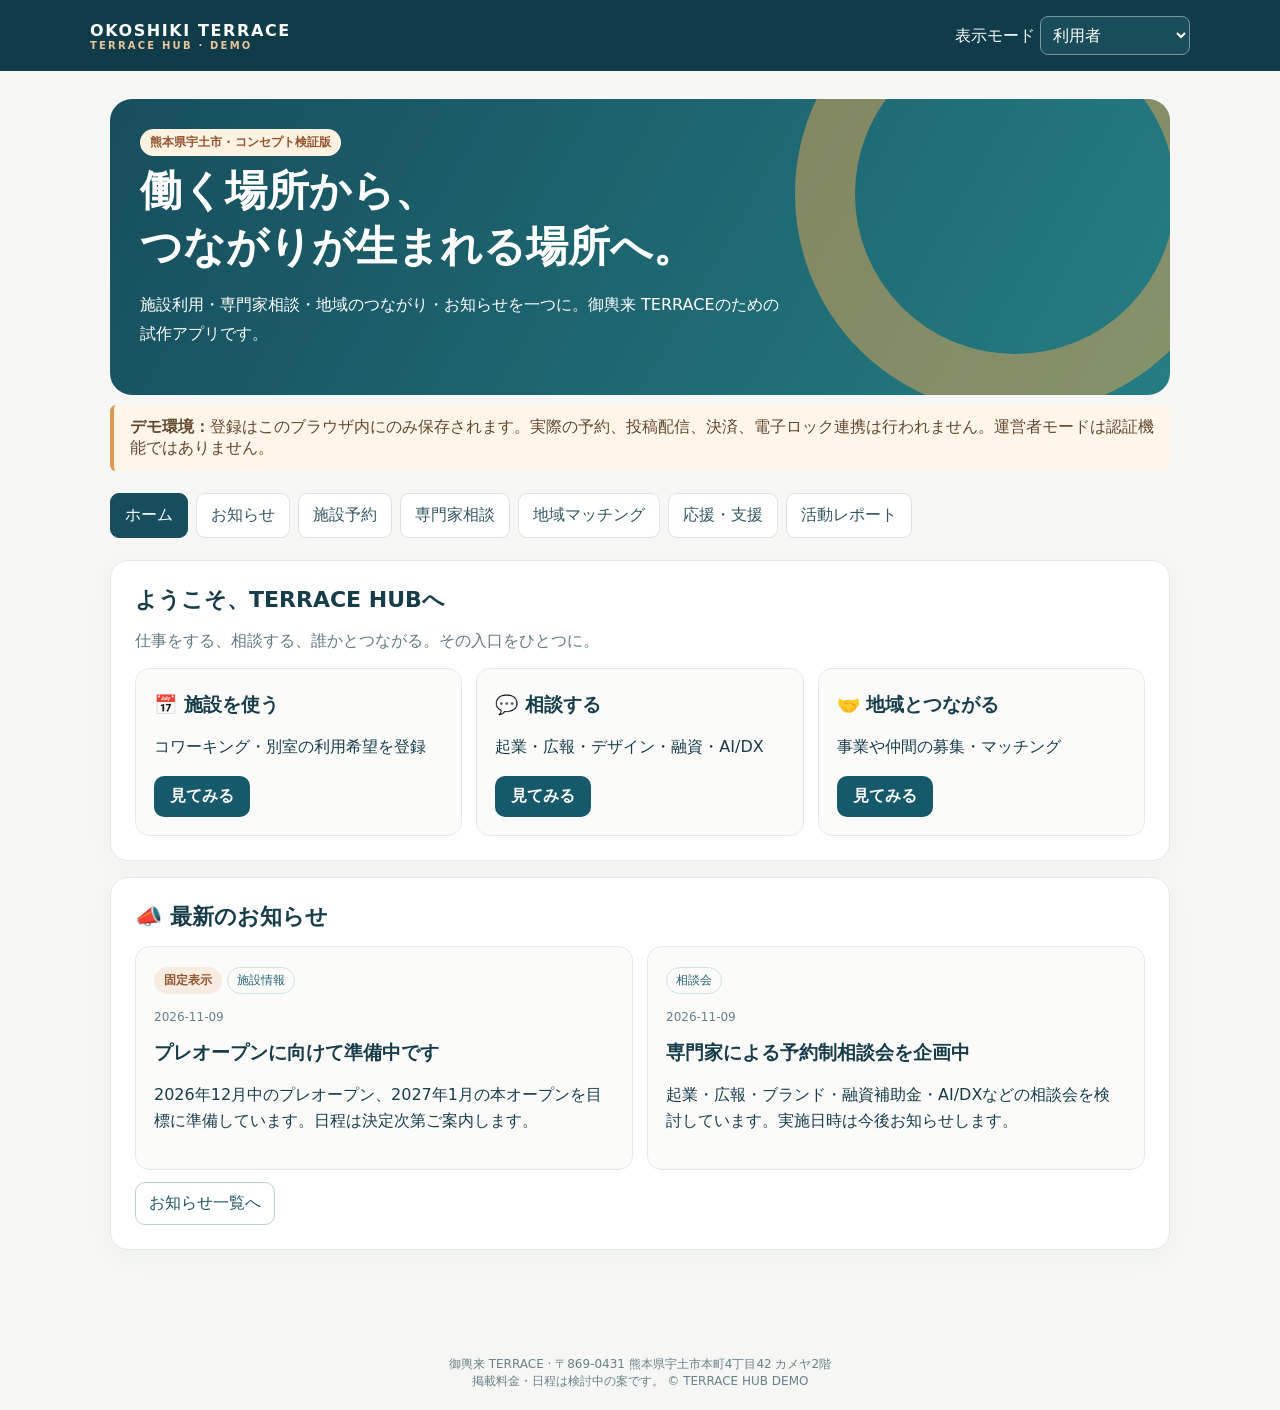
<file: app.html>
<!doctype html><html lang="ja"><head><meta charset="utf-8"><meta name="viewport" content="width=device-width, initial-scale=1"><meta name="theme-color" content="#133c4b"><title>御輿来 TERRACE | TERRACE HUB DEMO</title><style>
:root{font-family:system-ui,-apple-system,"Noto Sans JP",sans-serif;color:#173c4a;background:#f6f7f4}*{box-sizing:border-box}body{margin:0}button,input,select,textarea{font:inherit}button{cursor:pointer}header{background:#103c4a;color:white;padding:16px max(20px,calc((100% - 1100px)/2));display:flex;align-items:center;justify-content:space-between;gap:12px;flex-wrap:wrap}.brand{font-weight:800;letter-spacing:.1em}.brand small{display:block;color:#e7c69a;font-size:10px;letter-spacing:.22em}header select{border:1px solid #78969e;background:#194d59;color:white;border-radius:8px;padding:8px}main{max-width:1100px;margin:auto;padding:28px 20px 70px}.lead{background:linear-gradient(120deg,#164e5d,#257d83);color:white;padding:30px;border-radius:22px;position:relative;overflow:hidden}.lead:after{content:"";position:absolute;right:-65px;top:-125px;width:320px;height:320px;border:60px solid #e6a755;border-radius:50%;opacity:.5}.lead>div{position:relative;z-index:1}.lead h1{font-size:clamp(25px,4vw,42px);margin:7px 0}.lead p{max-width:650px;line-height:1.8}.pill{display:inline-block;background:#f8ece1;color:#925331;padding:5px 10px;border-radius:99px;font-size:12px;font-weight:700}.lead .pill{background:#fff2e0}nav{display:flex;flex-wrap:wrap;gap:8px;margin:22px 0}nav button{border:1px solid #dde3e1;border-radius:9px;background:white;padding:11px 14px;color:#335763}nav button.active{background:#164e5d;color:white;border-color:#164e5d}.panel{background:white;border:1px solid #e5e9e6;border-radius:18px;padding:24px;margin:16px 0;box-shadow:0 8px 30px #173c4a07}.panel h2{margin:0 0 14px;font-size:22px}.muted{color:#637a83}.small{font-size:13px}.cards{display:grid;grid-template-columns:repeat(auto-fit,minmax(235px,1fr));gap:14px}.card{background:#fbfcfa;border:1px solid #e4ebe7;border-radius:14px;padding:18px;min-width:0}.card h3{margin:5px 0 9px}.card p{line-height:1.65}.card .meta{color:#687f87;font-size:12px}button.primary{background:#16596a;color:white;border:0;border-radius:10px;padding:10px 16px;font-weight:700}button.ghost{background:#fff;border:1px solid #bfd0d0;border-radius:10px;padding:10px 13px;color:#1c5562}button.warn{color:#b33333;border:1px solid #efcdcd;background:white;border-radius:9px;padding:9px 12px}.actions{display:flex;flex-wrap:wrap;gap:8px;margin-top:12px}.tag{font-size:12px;border:1px solid #d2e1df;border-radius:99px;padding:4px 9px;color:#286276;display:inline-block;margin:2px 3px 2px 0}.fields{display:grid;grid-template-columns:repeat(auto-fit,minmax(230px,1fr));gap:13px}.field{display:flex;flex-direction:column;gap:6px;font-weight:650;font-size:13px}.field input,.field textarea,.field select{border:1px solid #cdd8d7;border-radius:9px;padding:12px;color:#1c424b;background:#fff;width:100%}.field textarea{min-height:110px;resize:vertical}.full{grid-column:1/-1}.notice{border-left:4px solid #df9752;padding:12px 16px;background:#fff6e9;border-radius:6px;margin:10px 0;color:#62472e}.stats{display:grid;grid-template-columns:repeat(auto-fit,minmax(135px,1fr));gap:10px}.stat{padding:19px;border-radius:12px;background:#eff6f4}.stat strong{display:block;font-size:30px;margin-top:5px}.empty{padding:30px;text-align:center;color:#607882;background:#f5f8f7;border-radius:12px}.hidden{display:none!important}footer{font-size:12px;text-align:center;padding:20px;color:#67818a}a{color:#167188}.divider{height:1px;background:#e5ece9;margin:16px 0}@media(max-width:600px){.panel{padding:17px}.lead{padding:22px}nav button{font-size:12px;padding:10px}header{padding:15px 20px}}
</style></head><body><header><div class="brand">OKOSHIKI TERRACE<small>TERRACE HUB · DEMO</small></div><label>表示モード <select id="role"><option value="user">利用者</option><option value="supporter">支援者</option><option value="admin">運営者（デモ）</option></select></label></header><main><section class="lead"><div><span class="pill">熊本県宇土市 · コンセプト検証版</span><h1>働く場所から、<br>つながりが生まれる場所へ。</h1><p>施設利用・専門家相談・地域のつながり・お知らせを一つに。御輿来 TERRACEのための試作アプリです。</p></div></section><div class="notice"><b>デモ環境：</b>登録はこのブラウザ内にのみ保存されます。実際の予約、投稿配信、決済、電子ロック連携は行われません。運営者モードは認証機能ではありません。</div><nav id="nav"></nav><div id="page"></div></main><footer>御輿来 TERRACE · 〒869-0431 熊本県宇土市本町4丁目42 カメヤ2階<br>掲載料金・日程は検討中の案です。 © TERRACE HUB DEMO</footer><script>
(()=>{'use strict';const key='terrace_hub_pages_demo_v2',today='2026-11-09';const seeds=[{id:'n1',title:'プレオープンに向けて準備中です',category:'施設情報',body:'2026年12月中のプレオープン、2027年1月の本オープンを目標に準備しています。日程は決定次第ご案内します。',date:today,published:true,pinned:true},{id:'n2',title:'専門家による予約制相談会を企画中',category:'相談会',body:'起業・広報・ブランド・融資補助金・AI/DXなどの相談会を検討しています。実施日時は今後お知らせします。',date:today,published:true,pinned:false}];let state;try{state=JSON.parse(localStorage.getItem(key))||{}}catch(e){state={}}state.news??=seeds;state.reservations??=[];state.consultations??=[];state.posts??=[];state.supporters??=[];let role='user',tab='home',editing=null;const $=id=>document.getElementById(id);const esc=v=>String(v??'').replace(/[&<>"']/g,c=>({'&':'&amp;','<':'&lt;','>':'&gt;','"':'&quot;',"'":'&#39;'}[c]));const save=()=>localStorage.setItem(key,JSON.stringify(state));const uid=()=>String(Date.now())+Math.random().toString(36).slice(2,6);const btn=(label,action,kind='ghost')=>'<button type="button" class="'+kind+'" data-action="'+action+'">'+label+'</button>';const badge=t=>'<span class="tag">'+esc(t)+'</span>';const line=(label,v)=>'<p class="small"><b>'+label+': </b>'+esc(v)+'</p>';const date=d=>esc(d||today);const menus=[['home','ホーム'],['news','お知らせ'],['reserve','施設予約'],['advisor','専門家相談'],['connect','地域マッチング'],['support','応援・支援'],['impact','活動レポート']];const admin=['admin','運営管理'];const noticeList=(arr,manage=false)=>arr.length?'<div class="cards">'+arr.map(n=>'<article class="card">'+(n.pinned?'<span class="pill">固定表示</span> ':'')+badge(n.category)+'<p class="meta">'+date(n.date)+(manage?' · '+(n.published?'公開中':'下書き'):'')+'</p><h3>'+esc(n.title)+'</h3><p>'+esc(n.body).replace(/\n/g,'<br>')+'</p>'+(manage?'<div class="actions">'+btn('編集','edit:'+n.id)+btn(n.published?'下書きへ':'公開する','publish:'+n.id)+btn('削除','delete:'+n.id,'warn')+'</div>':'')+'</article>').join('')+'</div>':'<div class="empty">お知らせはありません</div>';function render(){const items=role==='admin'?[...menus,admin]:menus.filter(i=>role==='supporter'?['home','news','connect','support','impact'].includes(i[0]):true);if(!items.some(x=>x[0]===tab))tab='home';$('nav').innerHTML=items.map(([id,label])=>'<button data-tab="'+id+'" class="'+(tab===id?'active':'')+'">'+label+'</button>').join('');const publicNews=state.news.filter(n=>n.published).sort((a,b)=>Number(b.pinned)-Number(a.pinned)||String(b.date).localeCompare(String(a.date)));let out='';if(tab==='home'){out='<section class="panel"><h2>ようこそ、TERRACE HUBへ</h2><p class="muted">仕事をする、相談する、誰かとつながる。その入口をひとつに。</p><div class="cards">'+[['📅','施設を使う','コワーキング・別室の利用希望を登録','reserve'],['💬','相談する','起業・広報・デザイン・融資・AI/DX','advisor'],['🤝','地域とつながる','事業や仲間の募集・マッチング','connect']].map(x=>'<div class="card"><h3>'+x[0]+' '+x[1]+'</h3><p>'+x[2]+'</p>'+btn('見てみる','tab:'+x[3],'primary')+'</div>').join('')+'</div></section><section class="panel"><h2>📣 最新のお知らせ</h2>'+noticeList(publicNews.slice(0,3))+ '<div class="actions">'+btn('お知らせ一覧へ','tab:news')+'</div></section>';}else if(tab==='news'){out='<section class="panel"><h2>📣 お知らせ</h2><p class="muted">施設情報、相談会、イベント、地域の活動をお伝えします。</p>'+noticeList(publicNews)+'</section>';}else if(tab==='reserve'){out='<section class="panel"><h2>📅 施設利用の希望登録</h2><div class="notice">予約の確定や空き状況確認は行われないデモです。営業時間（案）は9:00〜20:00、固定席は6席限定です。</div><div class="cards">'+[['コワーキング・1時間','400円（仮）'],['コワーキング・1日','1,500円（仮）'],['月額フリー席会員（平日）','6,600円/月（税込・案）'],['月額フリー席会員（フル）','9,900円/月（税込・案）'],['月額固定席会員（6席限定）','16,500円/月（税込・案）'],['法人会員（2名登録・同時1名）','17,600円/月（税込・案）'],['別室ミーティングルーム','料金調整中']].map(x=>'<div class="card"><h3>'+x[0]+'</h3><p>'+x[1]+'</p></div>').join('')+'</div><form id="reserveForm" class="fields" style="margin-top:20px"><label class="field">利用内容<select name="service"><option>コワーキング・1時間</option><option>コワーキング・1日</option><option>月額フリー席会員（平日）</option><option>月額フリー席会員（フル）</option><option>月額固定席会員（6席限定）</option><option>法人会員（2名登録・同時利用1名）</option><option>別室ミーティングルーム</option></select></label><label class="field">希望日<input name="date" type="date" required></label><label class="field">希望時間<input name="time" type="time" required></label><label class="field">人数<input name="people" type="number" min="1" max="20" value="1" required></label><label class="field full">備考<textarea name="note" placeholder="利用目的・希望など"></textarea></label><div>'+btn('希望をデモ登録','submit', 'primary')+'</div></form></section>';}else if(tab==='advisor'){out='<section class="panel"><h2>💬 専門家相談会</h2><p>隔週・予約制の現地相談会を計画中。日程は未確定です。</p><div class="cards">'+['起業・事業相談','広告・広報相談','ブランディング・デザイン','融資・補助金相談','AI・DX活用相談'].map(x=>'<div class="card"><h3>'+esc(x)+'</h3><p class="muted small">地域事業者・創業希望者向けの個別相談（企画中）</p></div>').join('')+'</div><form id="advisorForm" class="fields" style="margin-top:20px"><label class="field">相談テーマ<select name="topic">'+['起業・事業相談','広告・広報相談','ブランディング・デザイン','融資・補助金相談','AI・DX活用相談'].map(x=>'<option>'+x+'</option>').join('')+'</select></label><label class="field">希望時期<input name="date" type="date" required></label><label class="field full">相談内容<textarea name="body" required placeholder="具体的な課題"></textarea></label><div>'+btn('相談希望をデモ登録','submit','primary')+'</div></form></section>';}else if(tab==='connect'){out='<section class="panel"><h2>🤝 地域の困りごと・協力募集</h2><p class="muted">投稿は運営側による承認制です。デモでは運営モードで承認できます。</p><div class="cards">'+state.posts.filter(p=>p.approved).map(p=>'<div class="card">'+badge(p.category)+'<h3>'+esc(p.title)+'</h3><p>'+esc(p.body)+'</p></div>').join('')+'</div><form id="postForm" class="fields" style="margin-top:20px"><label class="field">カテゴリ<select name="category"><option>仕事の依頼</option><option>相談したい</option><option>仲間募集</option><option>地域活動</option></select></label><label class="field">募集タイトル<input name="title" required></label><label class="field full">内容<textarea name="body" required></textarea></label><div>'+btn('承認待ちとしてデモ登録','submit','primary')+'</div></form></section>';}else if(tab==='support'){out='<section class="panel"><h2>♡ 応援・支援者登録</h2><p>地域企業・個人の皆さまと、宇土の新たな交流拠点を育てていきます。</p><form id="supportForm" class="fields"><label class="field">支援者区分<select name="kind"><option>個人</option><option>法人・団体</option></select></label><label class="field">お名前・企業名<input name="name" required></label><label class="field full">応援したいこと<textarea name="message" required></textarea></label><div>'+btn('関心をデモ登録','submit','primary')+'</div></form></section>';}else if(tab==='impact'){const stats=[['施設利用希望',state.reservations.length],['相談希望',state.consultations.length],['地域募集',state.posts.filter(p=>p.approved).length],['支援関心',state.supporters.length],['公開お知らせ',publicNews.length]];out='<section class="panel"><h2>📊 TERRACE IMPACT</h2><p class="muted">この端末に記録されたデモ件数です。施設の実績ではありません。</p><div class="stats">'+stats.map(s=>'<div class="stat">'+s[0]+'<strong>'+s[1]+'</strong></div>').join('')+'</div></section>';}else if(tab==='admin'){out='<section class="panel"><h2>⚙️ お知らせ投稿・公開管理</h2><div class="notice">管理者ログインは未実装。デモの運営者切替は誰でも操作できます。</div><form id="newsForm" class="fields"><label class="field">カテゴリ<select name="category">'+['施設情報','相談会','イベント','地域情報','重要'].map(x=>'<option>'+x+'</option>').join('')+'</select></label><label class="field">掲載日<input name="date" type="date" value="'+today+'" required></label><label class="field full">タイトル<input name="title" required maxlength="100"></label><label class="field full">本文<textarea name="body" required maxlength="3000"></textarea></label><label class="field"><span>公開設定</span><select name="published"><option value="true">公開</option><option value="false">下書き</option></select></label><label class="field"><span>トップに固定</span><select name="pinned"><option value="false">固定しない</option><option value="true">固定する</option></select></label><div class="full actions"><button class="primary" type="submit" id="newsSave">お知らせを保存</button>'+btn('編集を取り消す','cancelEdit')+'</div></form></section><section class="panel"><h2>投稿一覧</h2>'+noticeList(state.news.sort((a,b)=>String(b.date).localeCompare(String(a.date))),true)+'</section><section class="panel"><h2>地域募集の承認管理</h2>'+(state.posts.length?state.posts.map(p=>'<div class="card"><h3>'+esc(p.title)+'</h3><p>'+esc(p.body)+'</p><p>'+badge(p.approved?'承認済':'承認待ち')+'</p>'+btn(p.approved?'非公開へ':'承認・公開','approve:'+p.id)+'</div>').join(''):'<p class="muted">投稿はありません。</p>')+'</section><section class="panel"><h2>デモ登録件数</h2><p>予約希望 '+state.reservations.length+'件 ／ 相談希望 '+state.consultations.length+'件 ／ 支援者関心 '+state.supporters.length+'件</p>'+btn('デモデータを書き出す','export')+'</section>';}$('page').innerHTML=out;if(tab==='admin'&&editing){const n=state.news.find(x=>x.id===editing);if(n){let f=$('newsForm');for(const k of ['title','body','category','date'])f.elements[k].value=n[k];f.elements.published.value=String(n.published);f.elements.pinned.value=String(n.pinned);$('newsSave').textContent='編集内容を保存'}}}
function go(t){tab=t;editing=null;render();window.scrollTo(0,0)}function submitRecord(form,id){const val=Object.fromEntries(new FormData(form));val.id=uid();val.created=new Date().toISOString();if(id==='postForm')val.approved=false;const bucket={reserveForm:'reservations',advisorForm:'consultations',postForm:'posts',supportForm:'supporters'}[id];state[bucket].push(val);save();form.reset();alert('デモ登録しました。このブラウザ内にのみ保存されます。');render()}
$('role').addEventListener('change',e=>{role=e.target.value;go('home')});$('nav').addEventListener('click',e=>{const b=e.target.closest('[data-tab]');if(b)go(b.dataset.tab)});$('page').addEventListener('submit',e=>{e.preventDefault();const f=e.target;if(f.id==='newsForm'){const v=Object.fromEntries(new FormData(f));v.published=v.published==='true';v.pinned=v.pinned==='true';if(editing){Object.assign(state.news.find(x=>x.id===editing),v)}else{state.news.unshift({...v,id:uid()})}editing=null;save();alert('デモ内に保存しました。ほかの端末には反映されません。');render()}else submitRecord(f,f.id)});$('page').addEventListener('click',e=>{const b=e.target.closest('[data-action]');if(!b)return;const a=b.dataset.action;if(a==='submit'){const f=b.closest('form');f?.requestSubmit();return}if(a.startsWith('tab:'))return go(a.slice(4));if(a==='cancelEdit'){editing=null;return render()}if(a==='export'){const data=JSON.stringify(state,null,2),url=URL.createObjectURL(new Blob([data],{type:'application/json'}));const link=document.createElement('a');link.href=url;link.download='terrace-hub-demo.json';link.click();URL.revokeObjectURL(url);return}const [verb,id]=a.split(':');const n=state.news.find(x=>x.id===id);if(verb==='approve'){let p=state.posts.find(x=>x.id===id);if(p){p.approved=!p.approved;save();render()}return}if(!n)return;if(verb==='edit'){editing=id;render();$('newsForm').scrollIntoView({behavior:'smooth'});return}if(verb==='delete'){if(confirm('削除しますか？')){state.news=state.news.filter(x=>x.id!==id);save();render()}return}if(verb==='publish'){n.published=!n.published;save();render()}});render();})();
</script></body></html>
</file>
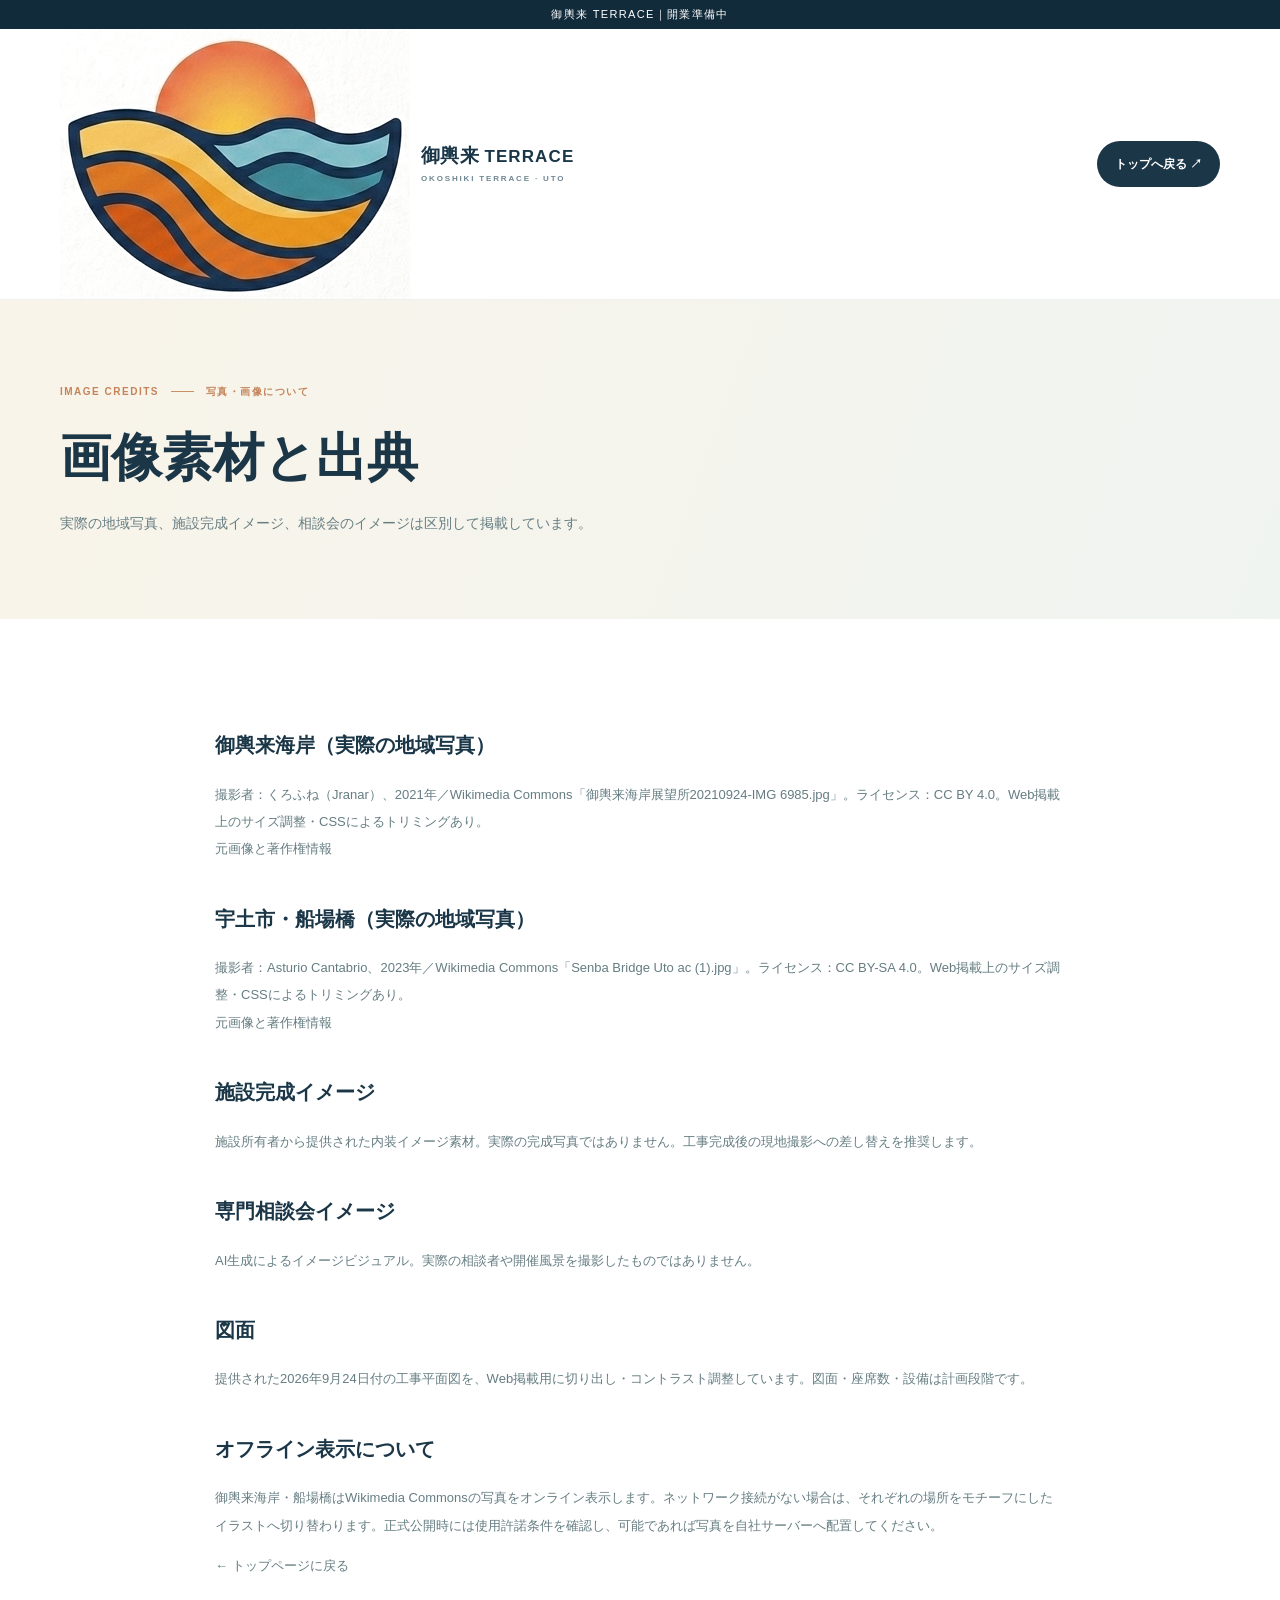
<file: credits.html>
<!doctype html><html lang="ja"><head><meta charset="utf-8"><meta name="viewport" content="width=device-width,initial-scale=1"><title>写真・画像のクレジット｜御輿来 TERRACE</title><link rel="icon" href="assets/favicon.png"><link rel="stylesheet" href="css/style.css"></head><body><div class="announcement">御輿来 TERRACE｜開業準備中</div><header class="site-header"><div class="wrap header-inner"><a href="index.html" class="brand"><img src="assets/okoshiki-mark.png" alt="" class="brand-symbol"><span class="brand-copy"><span class="brand-ja">御輿来 <b>TERRACE</b></span><span class="brand-en">OKOSHIKI TERRACE · UTO</span></span></a><a class="header-cta" style="margin-left:auto" href="index.html">トップへ戻る ↗</a></div></header><main><div class="page-hero"><div class="wrap"><div class="section-kicker">IMAGE CREDITS <span></span> 写真・画像について</div><h1>画像素材と出典</h1><p>実際の地域写真、施設完成イメージ、相談会のイメージは区別して掲載しています。</p></div></div><div class="wrap simple-page"><h2>御輿来海岸（実際の地域写真）</h2><p>撮影者：くろふね（Jranar）、2021年／Wikimedia Commons「御輿来海岸展望所20210924-IMG 6985.jpg」。ライセンス：<a target="_blank" rel="noopener noreferrer" href="https://creativecommons.org/licenses/by/4.0/">CC BY 4.0</a>。Web掲載上のサイズ調整・CSSによるトリミングあり。<br><a target="_blank" rel="noopener noreferrer" href="https://commons.wikimedia.org/wiki/File:%E5%BE%A1%E8%BC%BF%E6%9D%A5%E6%B5%B7%E5%B2%B8%E5%B1%95%E6%9C%9B%E6%89%8020210924-IMG_6985.jpg">元画像と著作権情報</a></p><h2>宇土市・船場橋（実際の地域写真）</h2><p>撮影者：Asturio Cantabrio、2023年／Wikimedia Commons「Senba Bridge Uto ac (1).jpg」。ライセンス：<a target="_blank" rel="noopener noreferrer" href="https://creativecommons.org/licenses/by-sa/4.0/">CC BY-SA 4.0</a>。Web掲載上のサイズ調整・CSSによるトリミングあり。<br><a target="_blank" rel="noopener noreferrer" href="https://commons.wikimedia.org/wiki/File:Senba_Bridge_Uto_ac_(1).jpg">元画像と著作権情報</a></p><h2>施設完成イメージ</h2><p>施設所有者から提供された内装イメージ素材。実際の完成写真ではありません。工事完成後の現地撮影への差し替えを推奨します。</p><h2>専門相談会イメージ</h2><p>AI生成によるイメージビジュアル。実際の相談者や開催風景を撮影したものではありません。</p><h2>図面</h2><p>提供された2026年9月24日付の工事平面図を、Web掲載用に切り出し・コントラスト調整しています。図面・座席数・設備は計画段階です。</p><h2>オフライン表示について</h2><p>御輿来海岸・船場橋はWikimedia Commonsの写真をオンライン表示します。ネットワーク接続がない場合は、それぞれの場所をモチーフにしたイラストへ切り替わります。正式公開時には使用許諾条件を確認し、可能であれば写真を自社サーバーへ配置してください。</p><p><a href="index.html">← トップページに戻る</a></p></div></main></body></html>
</file>
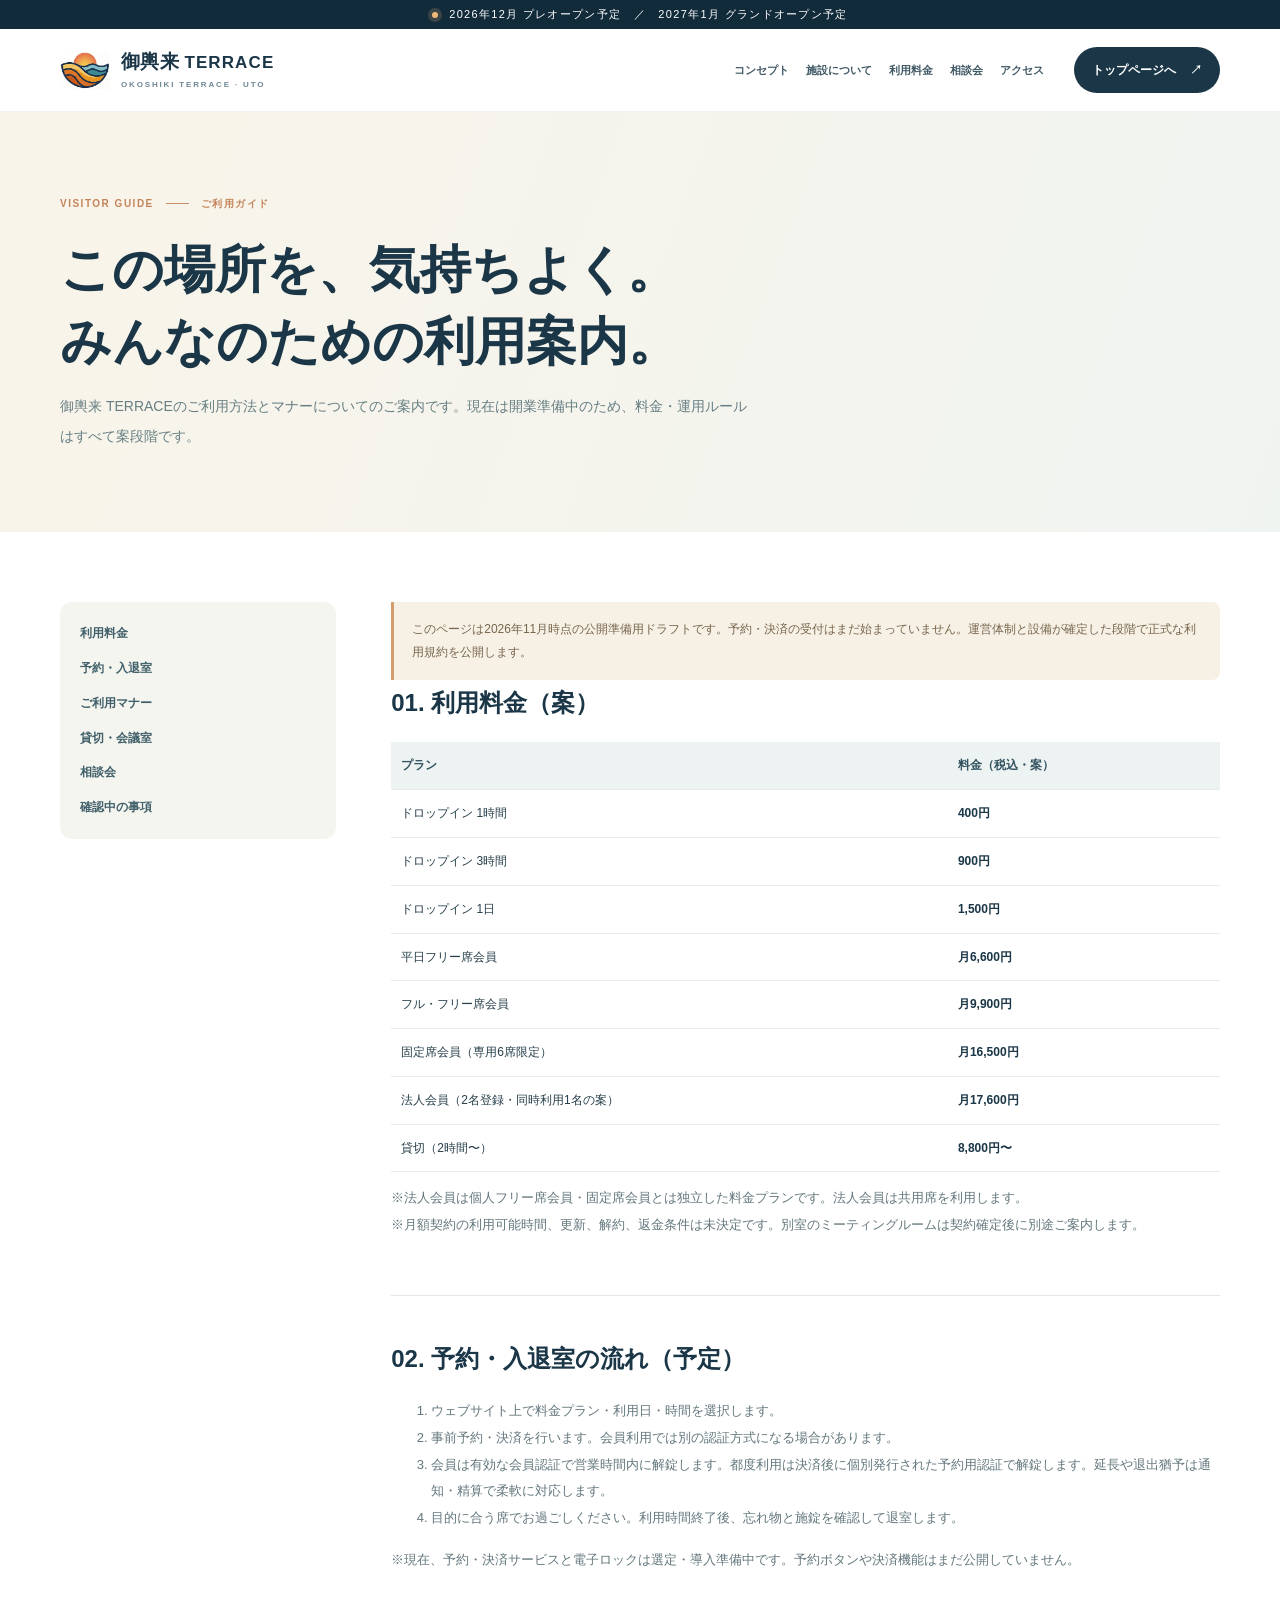
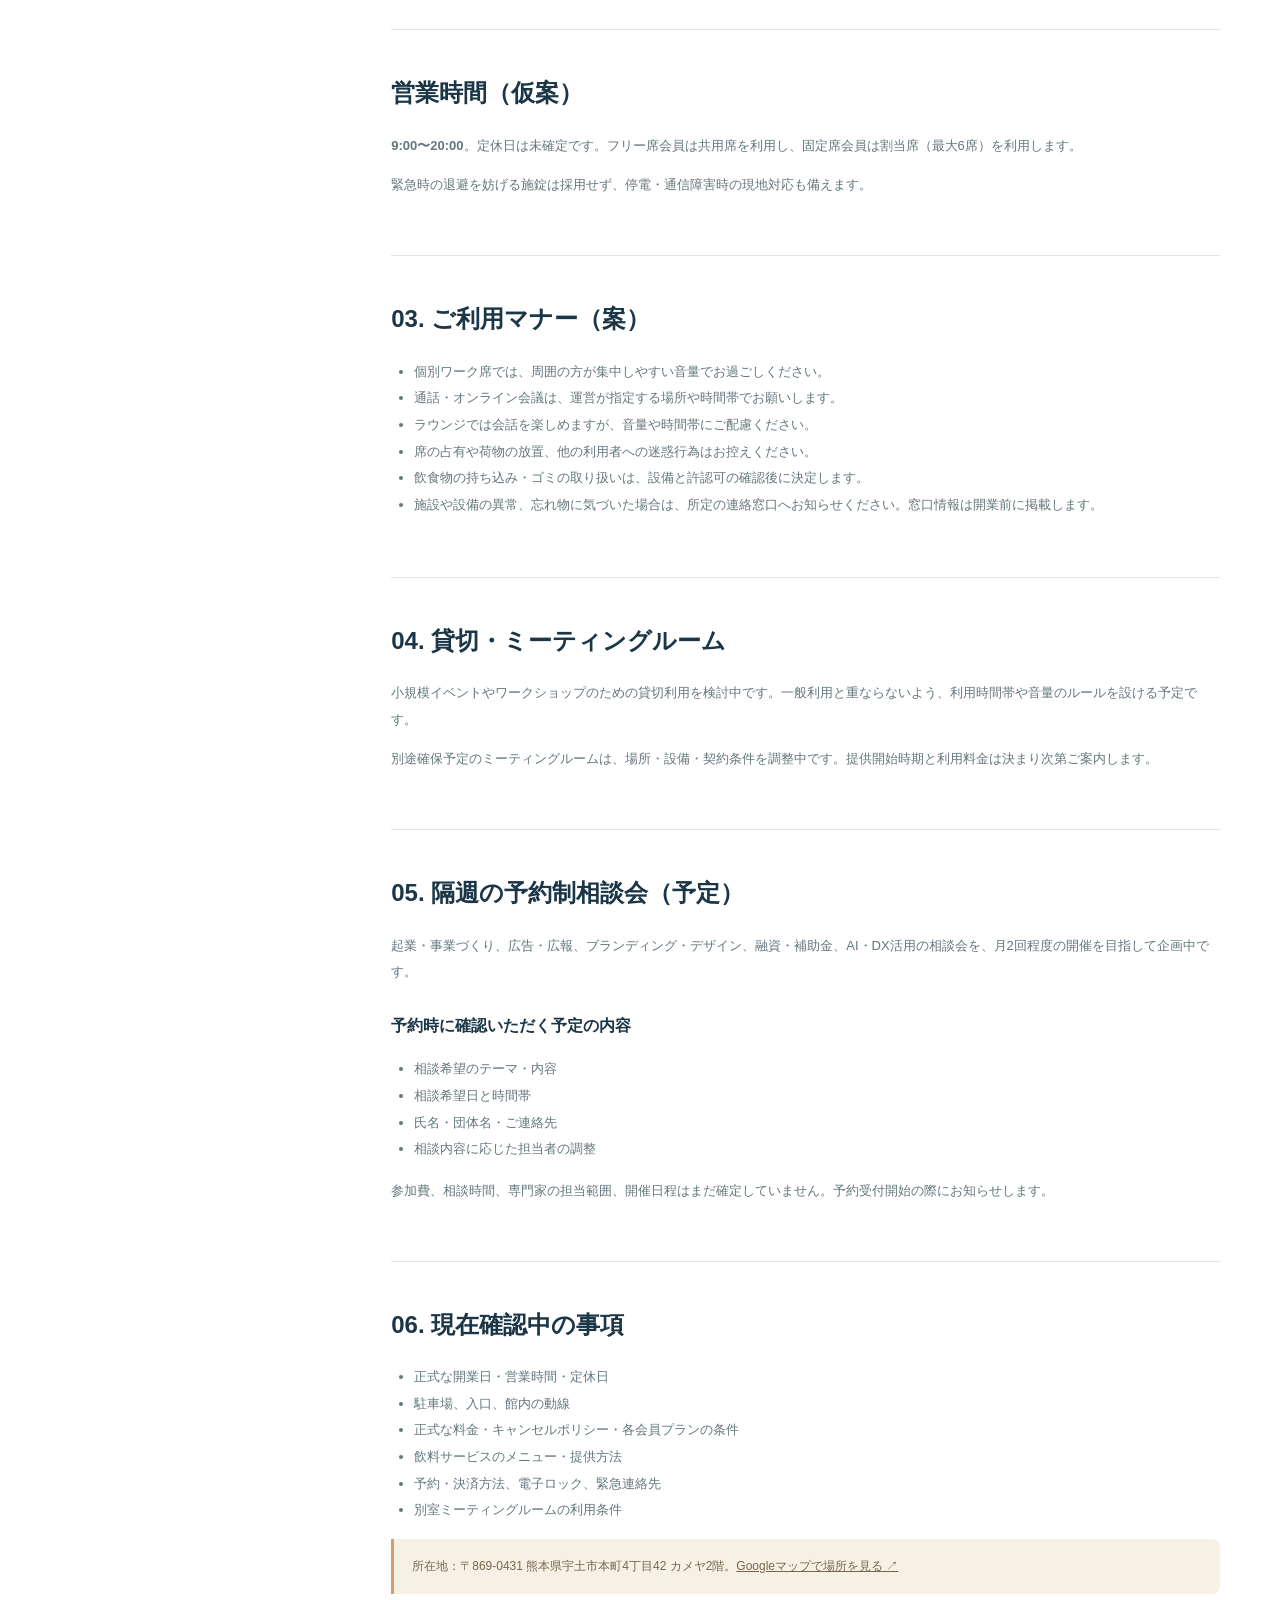
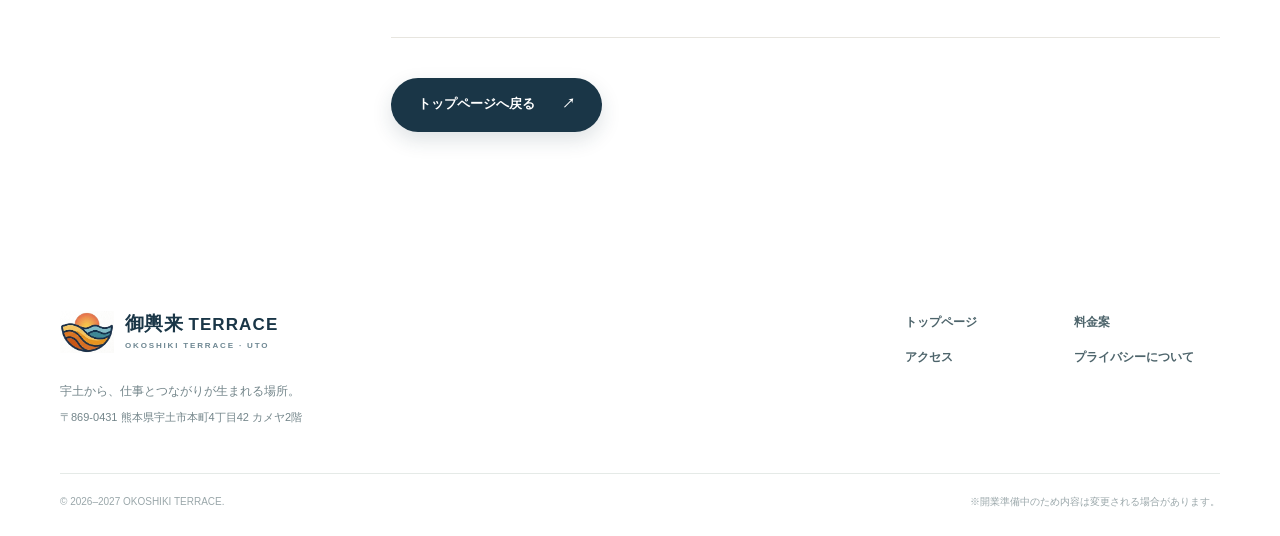
<file: guide.html>
<!doctype html><html lang="ja"><head><meta charset="utf-8"><meta name="viewport" content="width=device-width, initial-scale=1"><meta name="theme-color" content="#19374a"><meta name="description" content="御輿来 TERRACEの利用ガイド。利用料金案・無人入退室の流れ・利用マナー・予約制相談会について。"><title>ご利用ガイド｜御輿来 TERRACE</title><link rel="icon" href="assets/favicon.png" type="image/png"><link rel="stylesheet" href="css/style.css"><script src="js/main.js" defer></script></head><body><a class="skip-link" href="#main">本文へスキップ</a><div class="announcement"><span class="announcement-dot"></span><span>2026年12月 プレオープン予定　／　2027年1月 グランドオープン予定</span></div><header class="site-header"><div class="wrap header-inner"><a class="brand" href="index.html"><img src="assets/okoshiki-mark.png" width="50" height="39" alt="" class="brand-symbol"><span class="brand-copy"><span class="brand-ja">御輿来 <b>TERRACE</b></span><span class="brand-en">OKOSHIKI TERRACE · UTO</span></span></a><nav class="desktop-nav" aria-label="メインナビゲーション"><a href="index.html#concept">コンセプト</a><a href="index.html#space">施設について</a><a href="index.html#pricing">利用料金</a><a href="index.html#consultation">相談会</a><a href="index.html#access">アクセス</a></nav><a class="header-cta" href="index.html">トップページへ <span aria-hidden="true">↗</span></a><button class="menu-toggle" id="menuToggle" type="button" aria-controls="mobileNav" aria-expanded="false" aria-label="メニューを開く"><span></span><span></span><span></span></button></div><nav class="mobile-nav" id="mobileNav" aria-label="モバイルメニュー" hidden><a href="index.html">トップページ</a><a href="index.html#pricing">利用料金</a><a href="index.html#consultation">相談会</a><a href="index.html#access">アクセス</a></nav></header><main id="main"><div class="page-hero"><div class="wrap"><div class="section-kicker">VISITOR GUIDE <span></span> ご利用ガイド</div><h1>この場所を、気持ちよく。<br>みんなのための利用案内。</h1><p>御輿来 TERRACEのご利用方法とマナーについてのご案内です。現在は開業準備中のため、料金・運用ルールはすべて案段階です。</p></div></div><div class="wrap guide-main guide-grid"><nav class="guide-sidebar" aria-label="このページの目次"><a href="#guide-price">利用料金</a><a href="#guide-flow">予約・入退室</a><a href="#guide-manners">ご利用マナー</a><a href="#guide-meeting">貸切・会議室</a><a href="#consultation-guide">相談会</a><a href="#guide-questions">確認中の事項</a></nav><div class="guide-body"><div class="callout">このページは2026年11月時点の公開準備用ドラフトです。予約・決済の受付はまだ始まっていません。運営体制と設備が確定した段階で正式な利用規約を公開します。</div><section id="guide-price"><h2>01. 利用料金（案）</h2><table><thead><tr><th>プラン</th><th>料金（税込・案）</th></tr></thead><tbody><tr><td>ドロップイン 1時間</td><td>400円</td></tr><tr><td>ドロップイン 3時間</td><td>900円</td></tr><tr><td>ドロップイン 1日</td><td>1,500円</td></tr><tr><td>平日フリー席会員</td><td>月6,600円</td></tr><tr><td>フル・フリー席会員</td><td>月9,900円</td></tr><tr><td>固定席会員（専用6席限定）</td><td>月16,500円</td></tr><tr><td>法人会員（2名登録・同時利用1名の案）</td><td>月17,600円</td></tr><tr><td>貸切（2時間〜）</td><td>8,800円〜</td></tr></tbody></table><p>※法人会員は個人フリー席会員・固定席会員とは独立した料金プランです。法人会員は共用席を利用します。<br>※月額契約の利用可能時間、更新、解約、返金条件は未決定です。別室のミーティングルームは契約確定後に別途ご案内します。</p></section><section id="guide-flow"><h2>02. 予約・入退室の流れ（予定）</h2><ol><li>ウェブサイト上で料金プラン・利用日・時間を選択します。</li><li>事前予約・決済を行います。会員利用では別の認証方式になる場合があります。</li><li>会員は有効な会員認証で営業時間内に解錠します。都度利用は決済後に個別発行された予約用認証で解錠します。延長や退出猶予は通知・精算で柔軟に対応します。</li><li>目的に合う席でお過ごしください。利用時間終了後、忘れ物と施錠を確認して退室します。</li></ol><p>※現在、予約・決済サービスと電子ロックは選定・導入準備中です。予約ボタンや決済機能はまだ公開していません。</p></section><section id="guide-hours"><h2>営業時間（仮案）</h2><p><strong>9:00〜20:00</strong>。定休日は未確定です。フリー席会員は共用席を利用し、固定席会員は割当席（最大6席）を利用します。</p><p>緊急時の退避を妨げる施錠は採用せず、停電・通信障害時の現地対応も備えます。</p></section><section id="guide-manners"><h2>03. ご利用マナー（案）</h2><ul><li>個別ワーク席では、周囲の方が集中しやすい音量でお過ごしください。</li><li>通話・オンライン会議は、運営が指定する場所や時間帯でお願いします。</li><li>ラウンジでは会話を楽しめますが、音量や時間帯にご配慮ください。</li><li>席の占有や荷物の放置、他の利用者への迷惑行為はお控えください。</li><li>飲食物の持ち込み・ゴミの取り扱いは、設備と許認可の確認後に決定します。</li><li>施設や設備の異常、忘れ物に気づいた場合は、所定の連絡窓口へお知らせください。窓口情報は開業前に掲載します。</li></ul></section><section id="guide-meeting"><h2>04. 貸切・ミーティングルーム</h2><p>小規模イベントやワークショップのための貸切利用を検討中です。一般利用と重ならないよう、利用時間帯や音量のルールを設ける予定です。</p><p>別途確保予定のミーティングルームは、場所・設備・契約条件を調整中です。提供開始時期と利用料金は決まり次第ご案内します。</p></section><section id="consultation-guide"><h2>05. 隔週の予約制相談会（予定）</h2><p>起業・事業づくり、広告・広報、ブランディング・デザイン、融資・補助金、AI・DX活用の相談会を、月2回程度の開催を目指して企画中です。</p><h3>予約時に確認いただく予定の内容</h3><ul><li>相談希望のテーマ・内容</li><li>相談希望日と時間帯</li><li>氏名・団体名・ご連絡先</li><li>相談内容に応じた担当者の調整</li></ul><p>参加費、相談時間、専門家の担当範囲、開催日程はまだ確定していません。予約受付開始の際にお知らせします。</p></section><section id="guide-questions"><h2>06. 現在確認中の事項</h2><ul><li>正式な開業日・営業時間・定休日</li><li>駐車場、入口、館内の動線</li><li>正式な料金・キャンセルポリシー・各会員プランの条件</li><li>飲料サービスのメニュー・提供方法</li><li>予約・決済方法、電子ロック、緊急連絡先</li><li>別室ミーティングルームの利用条件</li></ul><div class="callout">所在地：〒869-0431 熊本県宇土市本町4丁目42 カメヤ2階。<a href="https://www.google.com/maps/search/?api=1&amp;query=%E7%86%8A%E6%9C%AC%E7%9C%8C%E5%AE%87%E5%9C%9F%E5%B8%82%E6%9C%AC%E7%94%BA4%E4%B8%81%E7%9B%AE42+%E3%82%AB%E3%83%A1%E3%83%A42%E9%9A%8E" target="_blank" rel="noopener noreferrer"><u>Googleマップで場所を見る ↗</u></a></div></section><p><a class="btn btn-dark" href="index.html">トップページへ戻る <span aria-hidden="true">↗</span></a></p></div></div></main><footer class="site-footer"><div class="wrap footer-grid"><div><a class="brand footer-brand" href="index.html"><img src="assets/okoshiki-mark.png" width="54" height="42" alt=""><span class="brand-copy"><span class="brand-ja">御輿来 <b>TERRACE</b></span><span class="brand-en">OKOSHIKI TERRACE · UTO</span></span></a><p>宇土から、仕事とつながりが生まれる場所。</p><p class="foot-address">〒869-0431 熊本県宇土市本町4丁目42 カメヤ2階</p></div><div class="footer-nav"><a href="index.html">トップページ</a><a href="index.html#pricing">料金案</a><a href="index.html#access">アクセス</a><a href="privacy.html">プライバシーについて</a></div></div><div class="wrap footer-bottom"><span>© 2026–2027 OKOSHIKI TERRACE.</span><span>※開業準備中のため内容は変更される場合があります。</span></div></footer></body></html>
</file>
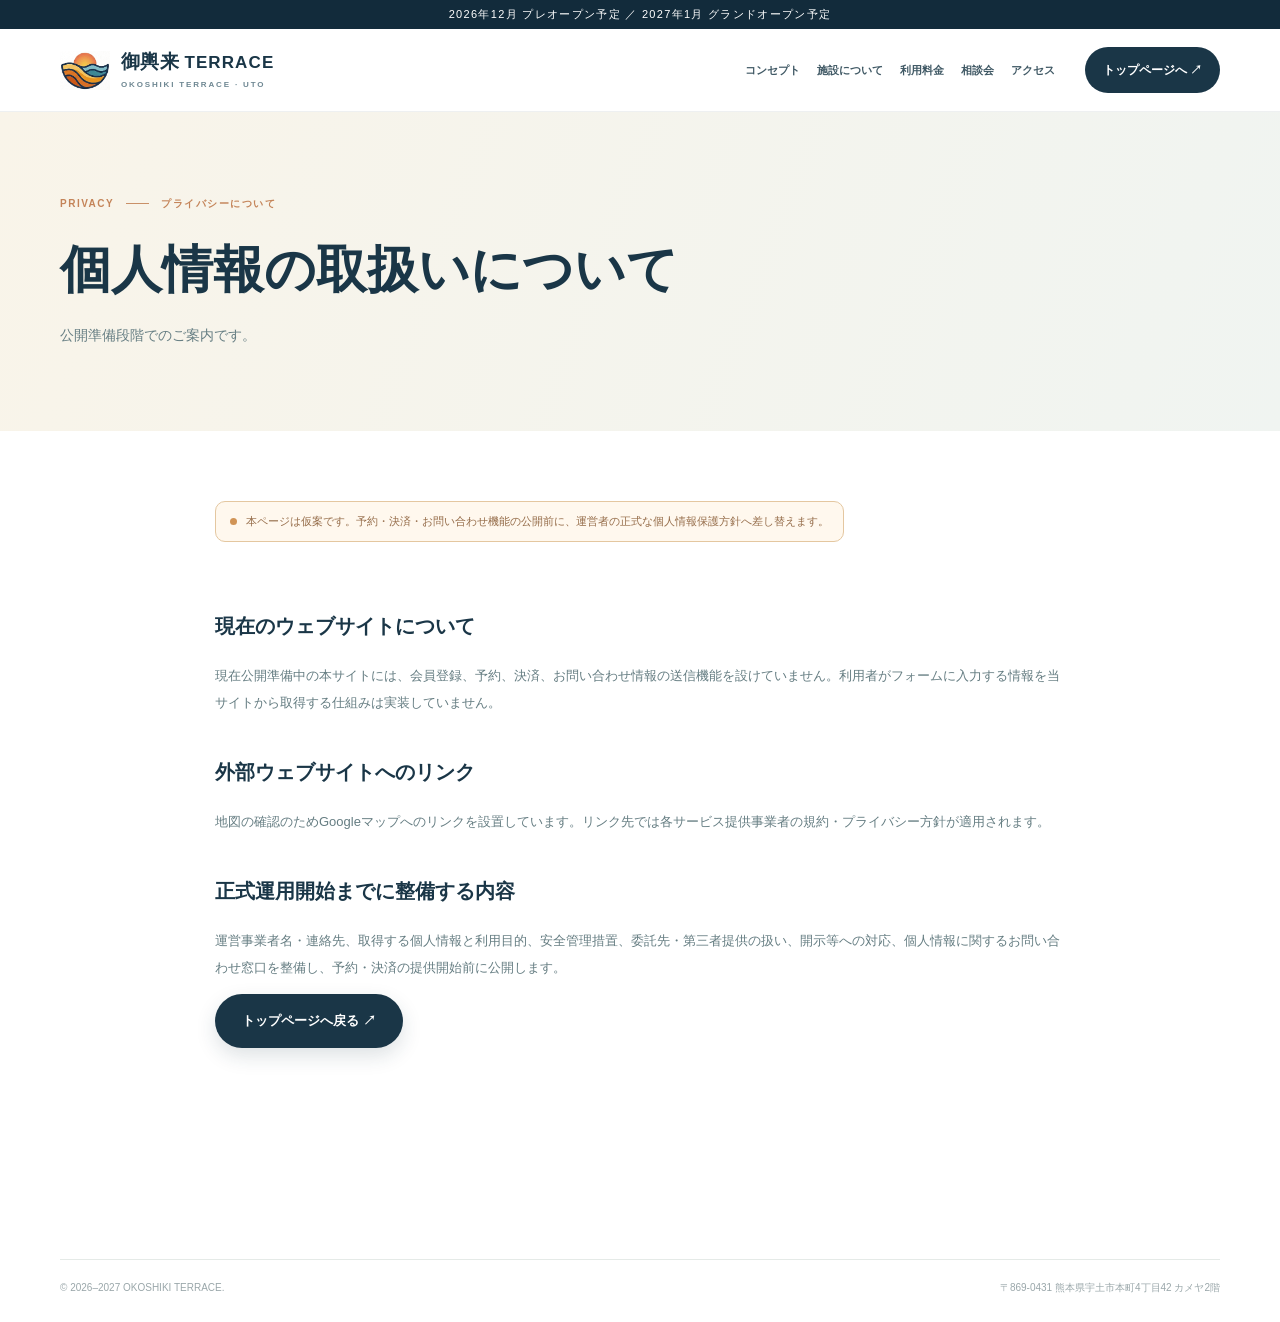
<file: privacy.html>
<!doctype html><html lang="ja"><head><meta charset="utf-8"><meta name="viewport" content="width=device-width,initial-scale=1"><title>プライバシーについて｜御輿来 TERRACE</title><meta name="description" content="御輿来TERRACEのプライバシーに関するご案内。"><link rel="icon" href="assets/favicon.png" type="image/png"><link rel="stylesheet" href="css/style.css"><script src="js/main.js" defer></script></head><body><a class="skip-link" href="#main">本文へスキップ</a><div class="announcement">2026年12月 プレオープン予定 ／ 2027年1月 グランドオープン予定</div><header class="site-header"><div class="wrap header-inner"><a class="brand" href="index.html"><img src="assets/okoshiki-mark.png" width="50" height="39" alt=""><span class="brand-copy"><span class="brand-ja">御輿来 <b>TERRACE</b></span><span class="brand-en">OKOSHIKI TERRACE · UTO</span></span></a><nav class="desktop-nav" aria-label="メインナビゲーション"><a href="index.html#concept">コンセプト</a><a href="index.html#space">施設について</a><a href="index.html#pricing">利用料金</a><a href="index.html#consultation">相談会</a><a href="index.html#access">アクセス</a></nav><a class="header-cta" href="index.html">トップページへ ↗</a><button class="menu-toggle" id="menuToggle" type="button" aria-controls="mobileNav" aria-expanded="false" aria-label="メニューを開く"><span></span><span></span><span></span></button></div><nav class="mobile-nav" id="mobileNav" aria-label="モバイルメニュー" hidden><a href="index.html">トップページ</a><a href="guide.html">ご利用ガイド</a><a href="index.html#access">アクセス</a></nav></header><main id="main"><div class="page-hero"><div class="wrap"><div class="section-kicker">PRIVACY <span></span> プライバシーについて</div><h1>個人情報の取扱いについて</h1><p>公開準備段階でのご案内です。</p></div></div><div class="wrap simple-page"><div class="notice-pill"><span class="notice-dot"></span>本ページは仮案です。予約・決済・お問い合わせ機能の公開前に、運営者の正式な個人情報保護方針へ差し替えます。</div><h2>現在のウェブサイトについて</h2><p>現在公開準備中の本サイトには、会員登録、予約、決済、お問い合わせ情報の送信機能を設けていません。利用者がフォームに入力する情報を当サイトから取得する仕組みは実装していません。</p><h2>外部ウェブサイトへのリンク</h2><p>地図の確認のためGoogleマップへのリンクを設置しています。リンク先では各サービス提供事業者の規約・プライバシー方針が適用されます。</p><h2>正式運用開始までに整備する内容</h2><p>運営事業者名・連絡先、取得する個人情報と利用目的、安全管理措置、委託先・第三者提供の扱い、開示等への対応、個人情報に関するお問い合わせ窓口を整備し、予約・決済の提供開始前に公開します。</p><a class="btn btn-dark" href="index.html">トップページへ戻る ↗</a></div></main><footer class="site-footer"><div class="wrap footer-bottom"><span>© 2026–2027 OKOSHIKI TERRACE.</span><span>〒869-0431 熊本県宇土市本町4丁目42 カメヤ2階</span></div></footer></body></html>
</file>
<file: css/style.css>
:root{--navy:#1a3647;--navy-deep:#122b3b;--navy-dark:#102838;--cream:#faf7f0;--warm:#f7f0e5;--sand:#eaddc8;--text:#263f4a;--muted:#61747c;--orange:#e29b5c;--gold:#e6bd7c;--sky:#86abb7;--line:#e7e5df;--white:#fff;--radius:18px;--shadow:0 22px 80px rgba(24,53,69,.11)}
*,*::before,*::after{box-sizing:border-box}html{scroll-behavior:smooth;scroll-padding-top:92px}body{margin:0;background:#fff;color:var(--text);font-family:-apple-system,BlinkMacSystemFont,"Hiragino Kaku Gothic ProN","Hiragino Sans","Yu Gothic",Meiryo,sans-serif;font-size:15px;line-height:1.9;-webkit-font-smoothing:antialiased}img{display:block;max-width:100%}a{color:inherit;text-decoration:none}button{font:inherit}button,a{ -webkit-tap-highlight-color:transparent }a:focus-visible,button:focus-visible,summary:focus-visible{outline:3px solid var(--orange);outline-offset:5px}.wrap{width:min(1160px,calc(100% - 64px));margin-inline:auto}.skip-link{position:absolute;left:16px;top:-100px;z-index:200;padding:8px 18px;background:#fff}.skip-link:focus{top:12px}.announcement{min-height:29px;display:flex;justify-content:center;align-items:center;gap:11px;background:var(--navy-deep);color:#fff;font-size:11px;letter-spacing:.12em;text-align:center;padding:4px 12px;line-height:1.5}.announcement-dot{width:6px;height:6px;border-radius:100%;background:#f0ba7b;box-shadow:0 0 0 4px rgba(240,186,123,.18);flex:none}.site-header{position:sticky;top:0;z-index:100;background:rgba(255,255,255,.95);border-bottom:1px solid rgba(31,54,71,.075);backdrop-filter:blur(16px)}.header-inner{display:flex;align-items:center;min-height:82px;gap:20px}.brand{display:inline-flex;align-items:center;gap:11px;flex-shrink:0}.brand-symbol{object-fit:contain}.brand-copy{display:flex;flex-direction:column;line-height:1.2}.brand-ja{font-size:19px;font-weight:750;letter-spacing:.015em;color:var(--navy)}.brand-ja b{font-size:17px;letter-spacing:.065em;font-weight:800}.brand-en{font-size:8px;letter-spacing:.23em;color:#6e8792;margin-top:6px;font-weight:600}.desktop-nav{display:flex;align-items:center;justify-content:center;gap:26px;margin-left:auto}.desktop-nav a{color:#405965;font-size:12px;font-weight:700;white-space:nowrap;transition:color .2s}.desktop-nav a:hover{color:#c98150}.header-cta{display:inline-flex;align-items:center;justify-content:center;gap:14px;font-size:12px;font-weight:700;color:white;background:var(--navy);border-radius:99px;padding:12px 18px;margin-left:10px;white-space:nowrap;transition:transform .2s,background .2s}.header-cta:hover,.btn:hover{transform:translateY(-2px)}.header-cta:hover{background:#345568}.menu-toggle,.mobile-nav{display:none}
.hero{background:linear-gradient(115deg,#fbf7ee 0%,#f9f3e9 60%,#edf3f2 100%);position:relative;overflow:hidden}.hero-glow{position:absolute;width:660px;height:660px;border-radius:50%;right:-190px;top:-400px;background:radial-gradient(circle,#e3aa7c2b,transparent 70%);pointer-events:none}.hero-grid{min-height:670px;display:grid;grid-template-columns:47% 53%;gap:32px;align-items:center;padding-top:64px;padding-bottom:60px}.hero-copy{position:relative;z-index:2;padding:10px 0 22px}.eyebrow{display:flex;align-items:center;gap:11px;color:#c07b4c;font-size:10px;letter-spacing:.15em;font-weight:800;line-height:1.8}.tiny-line{width:24px;height:1px;background:#cf8957}.hero h1{margin:23px 0 20px;font-size:clamp(40px,4.4vw,65px);line-height:1.43;letter-spacing:.04em;color:#1e3e4e;font-weight:800}.hero-emphasis{position:relative;z-index:0;white-space:nowrap}.hero-emphasis:after{position:absolute;content:"";height:14px;left:0;right:0;bottom:5px;background:#e9b87f70;z-index:-1;transform:rotate(-1deg)}.hero-lead{font-size:15px;line-height:2.25;color:#52676c;letter-spacing:.03em;margin:0 0 35px}.hero-actions{display:flex;align-items:center;gap:28px;flex-wrap:wrap}.btn{display:inline-flex;align-items:center;justify-content:center;gap:27px;border-radius:99px;padding:15px 27px;font-size:13px;font-weight:750;line-height:1.45;min-height:54px;transition:transform .2s,box-shadow .2s;white-space:nowrap}.btn-dark{background:var(--navy);color:#fff;box-shadow:0 8px 20px #1a364725}.btn-dark:hover{box-shadow:0 13px 26px #1a364738}.btn-white{background:white;color:var(--navy);box-shadow:0 8px 35px #06182426}.btn-white:hover{box-shadow:0 14px 39px #06182440}.text-link{display:inline-flex;align-items:center;gap:12px;font-size:12px;font-weight:800;border-bottom:1px solid #647a80;padding-bottom:5px}.text-link:hover,.link-with-arrow:hover{color:#c57944}.hero-location{display:flex;align-items:center;gap:7px;font-size:11px;color:#677c84;margin-top:55px;font-weight:600;letter-spacing:.02em}.pin-ring{font-size:27px;color:#d38e5c;line-height:1}.hero-visual{position:relative;width:100%;align-self:center;padding:20px 0 20px 0}.hero-visual-back{position:absolute;background:linear-gradient(150deg,#e5c6a6,#b3b9b4);inset:0 -18px -8px 44px;border-radius:200px 22px 22px 22px;opacity:.52}.hero-image{width:100%;height:455px;object-fit:cover;object-position:center;border-radius:230px 16px 16px 16px;position:relative;box-shadow:var(--shadow)}.hero-image-note{position:absolute;right:17px;bottom:30px;background:rgba(24,44,53,.58);border-radius:6px;padding:5px 10px;color:#fff;font-size:9px;line-height:1.4}.hero-stamp{position:absolute;right:-20px;top:0;width:145px;height:145px;display:flex;flex-direction:column;justify-content:center;align-items:center;transform:rotate(9deg);background:linear-gradient(140deg,#fff1d1,#f0c493);color:var(--navy);border-radius:100%;box-shadow:0 9px 22px #433b3427;text-align:center}.hero-stamp>span{font-size:9px;letter-spacing:.12em;font-weight:800}.hero-stamp>b{font-family:Georgia,serif;font-size:35px;line-height:1.15}.hero-stamp>b span{color:#bd8153}.hero-stamp small{font-size:8px;font-weight:800;line-height:1.3;letter-spacing:.03em}.hero-bottom{display:flex;gap:34px;align-items:center;padding-bottom:28px;color:#7f959a;font-size:10px;font-weight:800;letter-spacing:.18em}.scroll-note{margin-left:auto;color:#b47e5e}.scroll-note span{font-size:17px;margin-left:5px}
.section{padding:118px 0}.section-intro{max-width:820px}.section-intro.centered{text-align:center;margin:0 auto 54px}.section-kicker{display:flex;align-items:center;gap:12px;color:#c48459;font-size:10px;letter-spacing:.15em;font-weight:800;margin-bottom:21px}.section-kicker>span{width:23px;height:1px;background:#c99068;flex:none}.section-intro .section-kicker{justify-content:center}.section-title{color:var(--navy);font-weight:800;font-size:clamp(31px,3.15vw,46px);line-height:1.48;letter-spacing:.04em;margin:0 0 25px}.section-title em{font-style:normal;color:#ba8053}.section-intro>p{font-size:14px;line-height:2.3;color:#65797e}.value-grid{display:grid;grid-template-columns:repeat(3,1fr);gap:22px}.value-card{background:#fbf9f4;border-radius:17px;padding:32px 30px 34px;min-height:288px;border:1px solid #f0e9dd;transition:transform .25s}.value-card:hover{transform:translateY(-5px)}.value-icon{display:grid;place-items:center;width:55px;height:55px;border-radius:17px 17px 17px 5px;background:#f4d9b9;color:#956445;font-family:Georgia,serif;font-size:28px;font-style:italic;font-weight:700;margin-bottom:25px}.value-icon.cool{background:#dce9e8;color:#628d96}.value-icon.sunny{background:#f4e1ba;color:#aa843c}.value-num{font-size:10px;letter-spacing:.14em;color:#b88b63;font-weight:800}.value-card h3{font-size:21px;color:var(--navy);margin:8px 0 9px}.value-card p{font-size:13px;line-height:2.05;color:#64767d;margin:0}.statement-band{background:var(--navy);color:#fff;padding:50px 0 55px;overflow:hidden}.statement-content{display:flex;flex-direction:column;align-items:center;gap:6px;text-align:center}.statement-a{font:italic 19px Georgia,serif;color:#ecbd87}.statement-content strong{font:700 clamp(29px,5vw,58px) Georgia,serif;line-height:1.5;letter-spacing:.06em}.statement-content strong span{color:#e3a571;font:300 28px sans-serif}.statement-sub{font-size:12px;letter-spacing:.14em;color:#b6c5c7}
.space-section{background:#fff}.space-layout{display:grid;grid-template-columns:51% 49%;gap:60px;align-items:center}.space-gallery{display:grid;gap:14px;position:relative}.space-photo{position:relative}.space-photo img{width:100%;height:400px;object-fit:cover;border-radius:16px;box-shadow:var(--shadow)}.photo-badge{position:absolute;left:16px;bottom:16px;background:#fffdf5eb;font-size:9px;letter-spacing:.08em;border-radius:7px;padding:7px 11px;color:#5f6c71;font-weight:700}.space-sketch{position:absolute;width:54%;bottom:-49px;right:-18px;background:#fff;padding:10px;border-radius:10px;box-shadow:0 14px 35px #1f3e4b30;transform:rotate(2deg)}.space-sketch img{width:100%;height:152px;object-fit:contain;background:#fff}.space-sketch span{display:block;text-align:center;font-size:9px;color:#8b9a9c}.space-copy{padding:10px 2px 15px 0}.space-copy>.section-title{margin-bottom:22px}.space-copy>p{font-size:13px;color:#687b80;line-height:2.2}.seat-stats{display:grid;grid-template-columns:repeat(3,1fr);gap:9px;border-top:1px solid var(--line);border-bottom:1px solid var(--line);padding:27px 0;margin:28px 0 8px}.seat-stats>div{display:flex;flex-direction:column;gap:2px}.seat-stats b{font-size:13px;color:var(--navy)}.seat-stats b span{font:700 30px Georgia,serif}.seat-stats small{font-size:11px;color:#6d8085}.space-copy .note{font-size:10px;line-height:1.8;color:#8c9697;margin-top:12px}.feature-pills{display:flex;gap:9px;flex-wrap:wrap;margin-top:26px}.feature-pills span{background:#eef3f1;color:#50737f;border-radius:99px;padding:5px 12px;font-size:10px;font-weight:700}.space-copy .subnote{font-size:10px;color:#92a0a3}
.pricing-section{background:var(--cream)}.section-heading-row{display:flex;align-items:end;justify-content:space-between;gap:24px;margin-bottom:26px}.section-heading-row .section-title{margin-bottom:0}.section-side-copy{font-size:13px;color:#6e7d80;line-height:2;margin:0 0 5px;max-width:350px}.notice-pill{display:inline-flex;align-items:center;gap:9px;border:1px solid #e4c7a0;background:#fff8ee;border-radius:10px;padding:9px 14px;color:#956c49;font-size:11px;margin-bottom:28px}.notice-dot{background:#d19456;width:7px;height:7px;border-radius:50%;flex:none}.pricing-groups{display:grid;grid-template-columns:repeat(3,1fr);gap:18px}.pricing-group{background:#fff;border-radius:17px;padding:28px 25px 27px;border:1px solid #efeae1;min-height:351px}.pricing-group.featured{border:2px solid #c78f63;box-shadow:0 12px 37px #cda06c24}.group-title{display:flex;gap:15px;align-items:center;padding-bottom:18px;border-bottom:1px solid #e9e9e4}.group-icon{width:38px;height:38px;display:grid;place-items:center;background:#f4e8d7;color:#b97849;border-radius:100%;font:700 15px Georgia,serif;flex:none}.group-title h3{font-size:18px;margin:0;color:var(--navy)}.group-title p{margin:0;font-size:11px;color:#73848a}.price-list>div{display:flex;justify-content:space-between;align-items:baseline;gap:5px;border-bottom:1px solid #ecece7;padding:20px 0}.price-list>div:last-child{border-bottom:none}.price-list>div>span{font-size:12px;font-weight:700;color:#50636a}.price-list>div>span small{display:block;font-weight:400;font-size:10px;color:#829296}.price-list strong{white-space:nowrap;font:700 27px Georgia,serif;color:var(--navy)}.price-list strong small{font-size:12px;font-family:inherit;color:#6c8086}.price-detail{font-size:11px;color:#687d82;padding-top:6px}.pricing-foot{display:flex;align-items:center;justify-content:space-between;gap:20px;margin-top:20px;color:#89959a;font-size:11px}.link-with-arrow{font-weight:800;color:#36596a;white-space:nowrap}
.consultation-section{background:var(--navy-deep);color:#fff;position:relative;overflow:hidden}.consultation-section:before{content:"";position:absolute;left:-280px;top:-180px;width:720px;height:720px;border-radius:50%;border:1px solid #58819730;box-shadow:0 0 0 110px #58819710,0 0 0 220px #5881970b;pointer-events:none}.consultation-layout{display:grid;grid-template-columns:43% 57%;gap:60px;align-items:center;position:relative}.section-kicker.light{color:#f0bf8d}.light-title{color:#fff}.light-title em{color:#e8bc83}.consultation-copy>p{line-height:2.25;color:#bdcdd0;font-size:14px;margin:23px 0 30px}.consultation-schedule{display:flex;align-items:center;gap:19px;margin:28px 0 36px;font-size:13px;line-height:1.7;font-weight:700}.schedule-bubble{border:1px solid #f1c49380;width:81px;height:81px;border-radius:50%;display:flex;align-items:center;justify-content:center;flex-direction:column;font-size:11px;line-height:1.45;color:#edc18f;flex:none}.schedule-bubble b{font-size:16px}.consultation-schedule small{font-size:11px;color:#a5bfc5;font-weight:500}.consultation-panel{background:#fff;border-radius:20px;color:var(--navy);padding:35px 34px 18px;box-shadow:0 28px 80px #06182426}.panel-kicker{display:block;font-size:11px;font-weight:800;letter-spacing:.19em;color:#c3916c;margin-bottom:12px}.topic-row{display:grid;grid-template-columns:27px 1fr 20px;align-items:center;gap:16px;padding:18px 0;border-bottom:1px solid #e8eeec}.topic-number{font-family:Georgia,serif;color:#ce9972;font-size:13px}.topic-row h3{margin:0;font-size:15px}.topic-row p{margin:2px 0 0;font-size:11px;color:#7a8c92;line-height:1.65}.topic-row>span:last-child{color:#aebfc3}.panel-foot{color:#839399;font-size:10px;line-height:1.7;margin-top:16px}
.howto-section{background:#fcfbf8}.steps{display:flex;align-items:flex-start;justify-content:center;gap:7px;margin-top:42px}.step{flex:1;text-align:center}.step>span{font:700 11px Georgia,serif;color:#b1825c;letter-spacing:.12em}.step-art{background:#f0e7d8;color:#bc956c;border-radius:100%;width:82px;height:82px;display:grid;place-items:center;font:italic 36px Georgia,serif;margin:16px auto 20px}.step:nth-of-type(3) .step-art,.step:nth-of-type(5) .step-art{background:#e5eeee;color:#8baeb6}.step h3{font-size:17px;margin:0;color:var(--navy)}.step p{color:#728489;font-size:12px;line-height:1.85;margin:10px auto 0;max-width:180px}.step-arrow{font-size:24px;color:#c5c8c2;margin-top:77px;flex:none}.info-line{display:flex;align-items:center;gap:13px;justify-content:center;margin:56px auto 0;background:#edf4f3;padding:13px 19px;border-radius:10px;max-width:890px}.circle-info{display:grid;place-items:center;border:1px solid #6a96a0;border-radius:50%;height:21px;width:21px;font-style:italic;font-weight:700;font-family:Georgia,serif;flex:none;color:#477780}.info-line p{margin:0;font-size:11px;color:#5a8187}
.access-section{background:#fff}.access-layout{display:grid;grid-template-columns:45% 55%;gap:50px;align-items:stretch}.access-copy{padding:20px 10px 10px 0}.address-block{margin:35px 0 24px}.address-block>span,.access-meta span{font-size:10px;color:#b5815c;letter-spacing:.17em;font-weight:800}.address-block address{font-style:normal;color:var(--navy);font-size:22px;font-weight:750;line-height:1.85;margin-top:7px}.access-meta{display:grid;gap:14px;margin-bottom:29px}.access-meta>div{display:grid;grid-template-columns:92px 1fr;gap:6px;align-items:start}.access-meta p{margin:0;color:#62767e;font-size:12px;line-height:1.85}.access-map{position:relative;overflow:hidden;border-radius:22px;min-height:492px;background:#e8ece6;border:1px solid #e0e6e0}.map-grain{position:absolute;inset:0;background:linear-gradient(135deg,#e9eae0,#cddbd6 60%,#dce2d6),radial-gradient(circle at 76% 12%,#ffffff55,transparent 70%)}.map-road{position:absolute;display:block;background:#faf9ef;border-left:1px solid #c6d6d0;border-right:1px solid #c6d6d0;width:24px;height:140%;top:-20%;transform:rotate(32deg)}.map-road.r1{left:24%}.map-road.r2{left:69%;width:40px;transform:rotate(-27deg)}.map-road.r3{top:26%;left:-20%;height:23px;width:150%;transform:rotate(-10deg);border-top:1px solid #c6d6d0;border-bottom:1px solid #c6d6d0;border-left:none;border-right:none}.map-road.r4{top:68%;left:-20%;height:20px;width:150%;transform:rotate(14deg);border-top:1px solid #c6d6d0;border-bottom:1px solid #c6d6d0;border-left:none;border-right:none}.map-road.r5{left:47%;width:12px;transform:rotate(72deg);opacity:.5}.map-pin{position:absolute;left:50%;top:44%;transform:translate(-50%,-50%);background:#fff;border-radius:16px;padding:14px 19px;box-shadow:0 15px 55px #152e4640;display:flex;align-items:center;gap:9px;min-width:245px}.map-pin img{width:58px;object-fit:contain}.map-pin strong{display:block;font-size:15px;white-space:nowrap}.map-pin small{display:block;font-size:11px;color:#83969a}.map-label{position:absolute;top:28px;left:28px;color:#6f9696;font:700 20px Georgia,serif;letter-spacing:.08em;line-height:1.2}.map-label span{font:700 8px sans-serif;letter-spacing:.18em}.map-bottom{position:absolute;bottom:16px;left:16px;right:16px;background:#fff;border-radius:10px;padding:12px 15px;display:flex;align-items:center;justify-content:space-between;color:#2b5665;font-size:11px;font-weight:700}.map-bottom:hover{background:#f9f5ee}
.faq-section{background:var(--cream)}.faq-layout{display:grid;grid-template-columns:34% 66%;gap:72px}.faq-layout>div:first-child>p{font-size:13px;color:#72858a;line-height:2}.faq-items{border-top:1px solid #dce1df}.faq-items details{border-bottom:1px solid #dce1df}.faq-items summary{list-style:none;display:flex;align-items:center;justify-content:space-between;gap:15px;cursor:pointer;padding:24px 4px;color:var(--navy);font-size:14px;font-weight:700}.faq-items summary::-webkit-details-marker{display:none}.faq-items summary span{font-size:21px;color:#c58a60;transition:transform .2s}.faq-items details[open] summary span{transform:rotate(45deg)}.faq-items details p{font-size:12px;line-height:2.1;color:#6a7d83;margin:0;padding:0 33px 23px 4px}.closing-cta{background:radial-gradient(circle at 50% 10%,#294e5e 0%,var(--navy-deep) 62%);color:#fff;text-align:center;padding:80px 0 90px}.closing-inner{display:flex;align-items:center;flex-direction:column}.closing-logo{object-fit:contain;width:111px;height:auto;margin-bottom:12px;filter:drop-shadow(0 8px 20px #040b1130)}.closing-kicker{letter-spacing:.18em;color:#e7bd8e;font-size:10px;font-weight:700}.closing-cta h2{font-size:clamp(30px,4vw,44px);line-height:1.6;letter-spacing:.05em;margin:13px 0}.closing-cta p{font-size:13px;color:#b9cdd1;line-height:2.2;margin:0 0 26px}.site-footer{background:#fff;padding:56px 0 25px}.footer-grid{display:flex;align-items:start;justify-content:space-between;gap:35px}.footer-grid p{font-size:12px;color:#73858a;margin:18px 0 0}.footer-grid .foot-address{margin-top:4px;font-size:11px}.footer-nav{display:grid;grid-template-columns:repeat(2,1fr);gap:12px 23px;min-width:315px;font-size:12px;font-weight:600;color:#4d646b}.footer-nav a:hover{color:#c58150}.footer-bottom{border-top:1px solid #e5eae7;margin-top:45px;padding-top:18px;display:flex;justify-content:space-between;gap:20px;color:#9aa7aa;font-size:10px}.page-hero{background:linear-gradient(110deg,#f9f4e9,#f0f4f1);padding:82px 0 67px}.page-hero h1{font-size:clamp(34px,4vw,52px);line-height:1.4;margin:0 0 15px;color:var(--navy)}.page-hero p{font-size:14px;color:#667e83;max-width:690px;line-height:2.1}.guide-main{padding:70px 0 110px}.guide-grid{display:grid;grid-template-columns:1fr 3fr;gap:55px}.guide-sidebar{position:sticky;top:120px;align-self:start;background:#f5f5f0;border-radius:12px;padding:20px;display:flex;flex-direction:column;gap:12px;font-size:12px;color:#41606a;font-weight:700}.guide-sidebar a:hover{color:#cc8456}.guide-body section{padding-bottom:43px;margin-bottom:40px;border-bottom:1px solid var(--line);scroll-margin-top:105px}.guide-body h2{font-size:24px;color:var(--navy);margin:0 0 17px}.guide-body h3{font-size:16px;color:var(--navy);margin:25px 0 9px}.guide-body p,.guide-body li{font-size:13px;color:#63777d;line-height:2.05}.guide-body ul{padding-left:23px}.guide-body .callout{background:#f7f0e5;border-left:3px solid #d39d6e;padding:16px 18px;font-size:12px;color:#77664d;border-radius:0 8px 8px 0}.guide-body table{width:100%;border-collapse:collapse;text-align:left;font-size:12px}.guide-body th,.guide-body td{padding:12px 10px;border-bottom:1px solid #e9ebe6}.guide-body th{background:#edf3f2;color:#345361}.guide-body td:last-child{white-space:nowrap;font-weight:700;color:var(--navy)}.simple-page{max-width:850px;padding:70px 0 110px}.simple-page h2{font-size:20px;color:var(--navy);margin-top:37px}.simple-page p{font-size:13px;color:#657d82;line-height:2.1}
@media(max-width:1050px){.desktop-nav{gap:14px}.desktop-nav a{font-size:11px}.header-cta{margin-left:0}.space-layout{gap:35px}.consultation-layout{gap:35px}.hero-grid{grid-template-columns:48% 52%}.hero-stamp{right:0;width:120px;height:120px}.hero-stamp>b{font-size:30px}}
@media(max-width:820px){.wrap{width:min(100% - 36px,680px)}.header-inner{min-height:69px}.desktop-nav,.header-cta{display:none}.menu-toggle{display:flex;width:40px;height:39px;background:none;border:none;margin-left:auto;flex-direction:column;justify-content:center;align-items:center;gap:6px;cursor:pointer}.menu-toggle span{width:23px;height:2px;background:var(--navy);border-radius:2px;transition:transform .2s,opacity .2s}.menu-toggle[aria-expanded="true"] span:nth-child(1){transform:translateY(8px) rotate(45deg)}.menu-toggle[aria-expanded="true"] span:nth-child(2){opacity:0}.menu-toggle[aria-expanded="true"] span:nth-child(3){transform:translateY(-8px) rotate(-45deg)}.mobile-nav:not([hidden]){display:flex;flex-direction:column;background:#fff;padding:9px 25px 25px;box-shadow:0 22px 30px #1a364719}.mobile-nav a{font-size:14px;padding:12px 2px;border-bottom:1px solid #edf0ed;color:var(--navy);font-weight:700}.hero-grid{grid-template-columns:1fr;min-height:auto;padding-top:55px;padding-bottom:55px;gap:18px}.hero h1{font-size:clamp(40px,7vw,64px)}.hero-copy{padding:0}.hero-location{margin-top:30px}.hero-visual{max-width:600px;margin-inline:auto}.hero-image{height:395px}.hero-stamp{right:0}.hero-bottom{display:none}.section{padding:80px 0}.value-grid{grid-template-columns:1fr;gap:12px}.value-card{min-height:auto}.space-layout,.consultation-layout,.access-layout,.faq-layout{grid-template-columns:1fr;gap:40px}.space-gallery{order:2;margin-bottom:35px}.space-copy{order:1}.space-photo img{height:360px}.space-sketch{bottom:-30px}.pricing-groups{grid-template-columns:1fr}.pricing-group{min-height:auto}.section-heading-row{display:block}.section-side-copy{margin-top:18px}.pricing-foot{flex-direction:column;align-items:flex-start}.consultation-panel{padding:30px}.steps{gap:6px;flex-wrap:wrap}.step{flex:0 0 45%}.step-arrow:nth-of-type(4){display:none}.steps .step-arrow{margin-top:80px}.access-map{min-height:430px}.faq-layout{gap:12px}.footer-grid{flex-direction:column}.footer-bottom{flex-direction:column;gap:5px}.guide-grid{grid-template-columns:1fr;gap:25px}.guide-sidebar{position:static;flex-flow:row wrap;justify-content:start;gap:9px 16px}.guide-main{padding-top:35px}}
@media(max-width:500px){.announcement{font-size:9px;letter-spacing:.04em}.wrap{width:calc(100% - 36px)}.brand-symbol{width:43px}.brand-ja{font-size:16px}.brand-ja b{font-size:14px}.brand-en{font-size:7px}.hero-grid{padding-top:40px}.hero h1{font-size:43px;margin:19px 0}.hero-lead{font-size:13px}.hero-actions{gap:16px}.btn{font-size:12px;min-height:50px;padding:13px 20px}.hero-visual{padding:15px 9px 10px 0}.hero-image{height:290px;border-radius:140px 14px 14px 14px}.hero-stamp{width:103px;height:103px;right:0;top:3px}.hero-stamp>b{font-size:27px}.hero-stamp>span,.hero-stamp small{font-size:7px}.hero-image-note{right:18px;bottom:20px;font-size:8px;left:18px;text-align:center}.section{padding:65px 0}.section-title{font-size:30px}.section-intro>p{font-size:12px}.value-card{padding:25px}.statement-content strong{font-size:27px}.statement-content strong span{font-size:14px}.statement-sub{font-size:10px}.space-photo img{height:270px}.space-sketch{width:60%;right:-8px}.space-sketch img{height:110px}.seat-stats b span{font-size:26px}.seat-stats small{font-size:10px}.pricing-group{padding:22px}.notice-pill{font-size:10px;align-items:start}.consultation-copy>p{font-size:13px}.consultation-panel{padding:22px}.topic-row{grid-template-columns:22px 1fr 15px;gap:9px}.topic-row h3{font-size:13px}.step{flex:1 1 40%}.step-arrow{flex:0 0 8px;font-size:16px;margin-top:75px}.step-art{width:65px;height:65px;font-size:29px}.step h3{font-size:14px}.step p{font-size:10px}.info-line{align-items:start}.info-line p{font-size:10px}.address-block address{font-size:19px}.access-map{min-height:350px}.map-label{font-size:16px}.map-pin{top:48%}.faq-items summary{font-size:12px}.faq-items details p{font-size:11px}.closing-cta h2{font-size:30px}.footer-nav{min-width:0;width:100%}.page-hero{padding:56px 0 47px}.guide-body table{font-size:11px}.guide-body th,.guide-body td{padding:9px 7px}}
@media(prefers-reduced-motion:reduce){*,*::before,*::after{scroll-behavior:auto!important;transition-duration:.01ms!important;animation-duration:.01ms!important}}


/* REVISED SITE 2026-11-07 — imagery, navigation, floorplan, iconographic system */
.ui-icon{width:25px;height:25px;flex:none;vertical-align:middle}
.desktop-nav{gap:17px}.desktop-nav a{font-size:11px}
.value-icon{width:68px;height:68px;border-radius:20px 20px 20px 6px}.value-icon .ui-icon{width:35px;height:35px;stroke-width:1.6}
.value-card{background:linear-gradient(145deg,#fcf9f3,#fffdf9);box-shadow:0 12px 35px #19344906}
.hero-visual{isolation:isolate}.hero-coast-postcard{position:absolute;left:-40px;bottom:6px;width:265px;min-height:112px;background:#fffdf9;border:1px solid #ece2d4;border-radius:13px;box-shadow:0 17px 45px #223a492e;display:flex;align-items:center;gap:12px;padding:9px;transform:rotate(-4deg);z-index:4;transition:transform .25s}
.hero-coast-postcard:hover{transform:rotate(0deg) translateY(-4px)}.mini-coast-art{display:block;width:95px;height:90px;flex:none;overflow:hidden;border-radius:8px;position:relative;background:linear-gradient(180deg,#d38e61,#f1c68b 47%,#25495f 48%,#52677b)}.mini-sun{position:absolute;top:20%;left:50%;width:36px;height:36px;border-radius:50%;background:#ffe1a3;box-shadow:0 0 12px #ffe1a3}.mini-tide{position:absolute;left:-10%;width:120%;height:32px;border:5px solid #d5b18a;border-top:0;border-radius:60%;transform:rotate(-10deg)}.mini-tide.tide-1{bottom:2px}.mini-tide.tide-2{bottom:26px}.mini-tide.tide-3{bottom:-23px}.mini-coast-text b{display:block;font:italic 16px Georgia,serif;color:#c07b52;line-height:1.35}.mini-coast-text small{display:block;font-size:10px;line-height:1.65;color:#596d74;margin-top:8px}
.local-section{background:#f9f7f1;padding:100px 0 95px;position:relative}.local-top{display:flex;align-items:end;justify-content:space-between;gap:48px;margin-bottom:29px}.local-top p{font-size:13px;max-width:380px;color:#667e7f;line-height:2.2}.local-top .section-title{margin-bottom:0}.local-photogrid{display:grid;grid-template-columns:1.55fr 1fr;gap:24px}.local-photo{margin:0;min-width:0}.local-photo-frame{height:385px;position:relative;background:#2f5161;overflow:hidden;border-radius:17px}.local-photo-frame>img{width:100%;height:100%;object-fit:cover;transition:transform .45s;display:block}.local-photo-frame:hover>img{transform:scale(1.035)}.local-photo-coast img{object-position:center 57%}.local-photo-town img{object-position:center 42%}.photo-index{position:absolute;top:17px;left:17px;display:inline-flex;border:1px solid #ffffff80;background:#1c364759;color:white;padding:4px 12px;font:700 10px Georgia,serif;letter-spacing:.15em;border-radius:90px}.local-photo figcaption{display:flex;align-items:baseline;justify-content:space-between;flex-wrap:wrap;gap:8px;padding:14px 3px}.local-photo figcaption b{color:var(--navy);font-size:16px}.local-photo figcaption span{color:#6f8185;font-size:11px}.local-credit{display:flex;align-items:center;justify-content:space-between;gap:16px;margin-top:17px;font-size:10px;color:#819098}.local-credit a{font-weight:700;color:#a66c43;text-decoration:underline;text-underline-offset:3px}
.room-title-block{margin-bottom:39px}.room-showcase{display:grid;grid-template-columns:56% 44%;gap:25px;align-items:stretch}.room-plan{background:#f6f5f1;padding:26px;border:1px solid #e8e7df;border-radius:21px;min-width:0}.room-plan-image{position:relative;max-width:680px;aspect-ratio:1/1;margin:0 auto;background:white;border-radius:13px;overflow:hidden;box-shadow:0 12px 35px #0d30490b}.room-plan-image img{width:100%;height:100%;object-fit:contain}.plan-pin{position:absolute;left:var(--pin-x);top:var(--pin-y);transform:translate(-50%,-50%);background:#fff;border:2px solid #254758;color:#234252;border-radius:50%;height:43px;width:43px;display:grid;place-items:center;cursor:pointer;font:700 13px Georgia,serif;box-shadow:0 5px 15px #102d3a40;transition:background .18s,transform .18s,color .18s;z-index:2}.plan-pin:hover{transform:translate(-50%,-50%) scale(1.11)}.plan-pin.active{background:#d68c58;color:#fff;border-color:#fff;box-shadow:0 0 0 5px #ce94634d}.plan-caption{display:flex;flex-wrap:wrap;gap:10px;justify-content:space-between;font-size:10px;color:#788d92;margin-top:14px}.plan-caption span{display:flex;align-items:center;gap:5px}.plan-caption svg{width:14px;height:14px}
.room-descriptions{background:#18384a;color:#fff;border-radius:21px;padding:38px 32px;display:flex;flex-direction:column;min-width:0}.room-eyebrow{font-size:11px;letter-spacing:.16em;color:#ebc49f;display:flex;align-items:center;justify-content:space-between;border-bottom:1px solid #9cb4be50;padding-bottom:22px}.room-eyebrow span{color:#8da9b3}.area-detail{flex:1;min-height:280px;padding:31px 0 18px}.area-detail[hidden]{display:none!important}.area-index{font:700 12px Georgia,serif;color:#ebad76;letter-spacing:.16em}.area-detail h3{font-size:clamp(25px,2.5vw,36px);line-height:1.45;margin:16px 0 15px}.area-detail p{font-size:13px;line-height:2.15;color:#c2d1d3;margin:0 0 25px}.area-metrics{display:flex;gap:14px;flex-wrap:wrap}.area-metrics span{border:1px solid #7ca2ad60;background:#254a5d;padding:7px 13px;border-radius:7px;color:#c1d0d1;font-size:11px}.area-metrics b{color:#fff}.area-selector{display:grid;grid-template-columns:repeat(3,1fr);gap:8px}.area-select{font-size:11px;font-weight:700;color:#dae7e8;border:1px solid #6994a45a;border-radius:7px;padding:9px 5px;cursor:pointer;background:transparent}.area-select:hover{background:#294e61}.area-select.active{background:#edc6a3;color:#233f4f;border-color:#edc6a3}
.interior-photo-band{position:relative;margin-top:25px;border-radius:19px;overflow:hidden;min-height:365px;background:#243e4b}.interior-photo-band img{position:absolute;inset:0;width:100%;height:100%;object-fit:cover;object-position:center 45%}.interior-photo-band:after{content:"";position:absolute;inset:0;background:linear-gradient(90deg,#152d3be8,transparent 90%)}.interior-photo-band>div{position:relative;z-index:1;color:#fff;padding:48px;max-width:550px}.interior-photo-band span{font:700 11px Georgia,serif;color:#f0c18c;letter-spacing:.15em}.interior-photo-band p{font-size:21px;line-height:1.8;font-weight:700}.interior-photo-band small{font-size:10px;color:#d2dbdc}
.meeting-section{background:#efe8db;padding:104px 0}.meeting-grid{display:grid;grid-template-columns:1fr 1fr;gap:6%;align-items:center}.meeting-status{display:inline-flex;padding:6px 12px;border:1px solid #d7b595;border-radius:99px;color:#9d6b45;font-size:11px;background:#fff9f0;margin-bottom:16px}.meeting-copy>p{font-size:14px;line-height:2.1;color:#66757a}.meeting-points{display:grid;grid-template-columns:1fr;gap:10px;margin:29px 0}.meeting-points>div{display:flex;align-items:center;gap:15px;color:#2c4957;font-size:13px;font-weight:700}.meeting-points .ui-icon{color:#c18e60;width:24px;height:24px}.meeting-copy .muted-note{font-size:11px;color:#8d8279}.dark-link{color:#254b5b;margin-top:7px;display:inline-block}
.meeting-visual{height:440px;border-radius:22px;background:#315164;position:relative;overflow:hidden;box-shadow:0 30px 64px #233d4730}.meeting-window{position:absolute;inset:35px;background:linear-gradient(160deg,#f1dec4,#d6c3ac);border:12px solid #faf6ea;border-radius:2px;box-shadow:0 18px 40px #1e384050;perspective:900px}.meeting-drawing{position:absolute;inset:0;background:linear-gradient(180deg,#f7f6ed 0 66%,#b9afa1 67%)}.draw-board{position:absolute;top:60px;right:50px;width:130px;height:85px;border:6px solid #bdad96;background:#fefbf1;display:grid;place-items:center;color:#ae9982;font:700 13px Georgia,serif;letter-spacing:.13em;box-shadow:0 10px 28px #1e313a25}.window-light{position:absolute;left:0;top:0;width:42%;height:100%;background:#f2e6cf;opacity:.44;z-index:2;clip-path:polygon(0 0,100% 0,50% 100%,0 100%)}.draw-table{position:absolute;left:25%;top:51%;width:55%;height:27%;background:#a76f52;border-radius:50%;box-shadow:0 25px 5px #4f483b30}.draw-chair{position:absolute;width:72px;height:73px;border-radius:32px 32px 15px 15px;background:#52677b;border-bottom:9px solid #344658}.draw-chair.c1{left:28%;top:40%}.draw-chair.c2{left:55%;top:40%}.draw-chair.c3{left:20%;top:74%}.draw-chair.c4{left:70%;top:74%}.visual-label{position:absolute;bottom:23px;left:23px;background:#fff;color:#295063;border-radius:6px;padding:7px 13px;font:700 13px Georgia,serif;z-index:3}.visual-label small{display:block;font:400 9px sans-serif;color:#73848a}
.amenity-section{background:#fff;padding:100px 0 110px}.amenities-head{margin-bottom:30px}.amenity-grid{display:grid;grid-template-columns:repeat(3,1fr);gap:17px}.amenity-card{border:1px solid #e6ece9;border-radius:17px;background:#fbfcf9;padding:28px 29px 26px;min-height:230px;display:flex;flex-direction:column;align-items:start}.amenity-card>.ui-icon{width:36px;height:36px;margin-bottom:17px;color:#bb865d}.amenity-card h3{font-size:18px;color:#203e4f;margin:0 0 8px}.amenity-card p{font-size:12px;line-height:1.9;color:#6d8085;margin:0 0 15px}.amenity-card>span{margin-top:auto;font-size:10px;font-weight:700;color:#a06d45;background:#f8ebd9;padding:4px 10px;border-radius:99px}
.consultation-top{display:grid;grid-template-columns:44% 56%;align-items:center;gap:50px;margin-bottom:32px}.consultation-top>div>p{font-size:13px;color:#cfdbdc;line-height:2.15}.consultation-image{margin:0;position:relative;overflow:hidden;border-radius:17px;background:#cba27f;box-shadow:0 20px 65px #051b2744}.consultation-image img{width:100%;height:325px;object-fit:cover;object-position:center}.consultation-image figcaption{position:absolute;bottom:8px;right:11px;background:#122b3bbd;color:#fff;padding:4px 9px;border-radius:5px;font-size:9px}.topic-cards{display:grid;grid-template-columns:repeat(5,1fr);gap:12px}.topic-card{background:#fff;color:#1c394a;border-radius:13px;padding:23px 18px 22px;min-height:215px}.topic-card>.ui-icon{color:#bd8059;width:30px;height:30px;margin-bottom:15px}.topic-card small{font:700 10px Georgia,serif;letter-spacing:.12em;color:#bd8059}.topic-card h3{font-size:14px;line-height:1.55;margin:8px 0}.topic-card p{font-size:11px;line-height:1.75;color:#718288}.topic-disclaimer{color:#9eb8bd;font-size:10px;line-height:1.9;margin-top:20px}
.privacy-footer{font-size:11px}
@media(max-width:1080px){.topic-cards{grid-template-columns:repeat(3,1fr)}.meeting-grid{gap:3%}.local-photo figcaption{align-items:start;flex-direction:column}.desktop-nav{gap:10px}.hero-coast-postcard{left:-15px}}
@media(max-width:820px){.hero-coast-postcard{left:3px;bottom:-10px}.local-section{padding:70px 0}.local-top{display:block}.local-top p{max-width:100%}.local-photogrid{grid-template-columns:1fr 1fr;gap:13px}.local-photo-frame{height:260px}.room-showcase{grid-template-columns:1fr}.room-descriptions{min-height:400px}.area-detail{min-height:210px}.meeting-grid{grid-template-columns:1fr;gap:35px}.meeting-section,.amenity-section{padding:70px 0}.meeting-visual{height:330px}.amenity-grid{grid-template-columns:repeat(2,1fr)}.consultation-top{grid-template-columns:1fr;gap:25px}.consultation-image img{height:370px}.topic-cards{grid-template-columns:repeat(2,1fr)}.interior-photo-band{min-height:330px}}
@media(max-width:500px){.hero-coast-postcard{left:0;bottom:-8px;width:218px;min-height:78px;padding:7px}.mini-coast-art{width:69px;height:65px}.mini-coast-text b{font-size:12px}.mini-coast-text small{font-size:8px}.local-photogrid{grid-template-columns:1fr;gap:17px}.local-photo-frame{height:265px}.local-top .section-title{font-size:27px}.local-credit{flex-direction:column;align-items:flex-start;gap:5px}.room-plan{padding:7px}.room-plan-image{border-radius:9px}.plan-pin{width:34px;height:34px;font-size:11px}.room-descriptions{padding:25px 21px;min-height:350px}.area-detail{min-height:245px;padding:19px 0}.area-detail h3{font-size:26px}.area-selector{grid-template-columns:repeat(2,1fr)}.interior-photo-band{min-height:280px}.interior-photo-band>div{padding:28px 23px}.interior-photo-band p{font-size:16px}.meeting-section{padding:70px 0}.meeting-visual{height:280px}.meeting-window{inset:20px}.draw-board{top:25px;right:20px;transform:scale(.8)}.amenity-grid{grid-template-columns:1fr 1fr;gap:9px}.amenity-card{padding:18px 15px;min-height:215px}.amenity-card h3{font-size:14px}.amenity-card p{font-size:11px}.amenity-card>.ui-icon{width:31px;height:31px}.consultation-image img{height:235px}.topic-cards{grid-template-columns:1fr}.topic-card{min-height:auto;display:grid;grid-template-columns:35px 1fr;gap:15px;padding:16px}.topic-card>.ui-icon{margin:7px 0 0}.topic-card small{font-size:9px}.topic-card h3{font-size:14px;margin:3px 0}.topic-card p{margin:0}.consultation-top .section-title{font-size:30px}}
</file>
